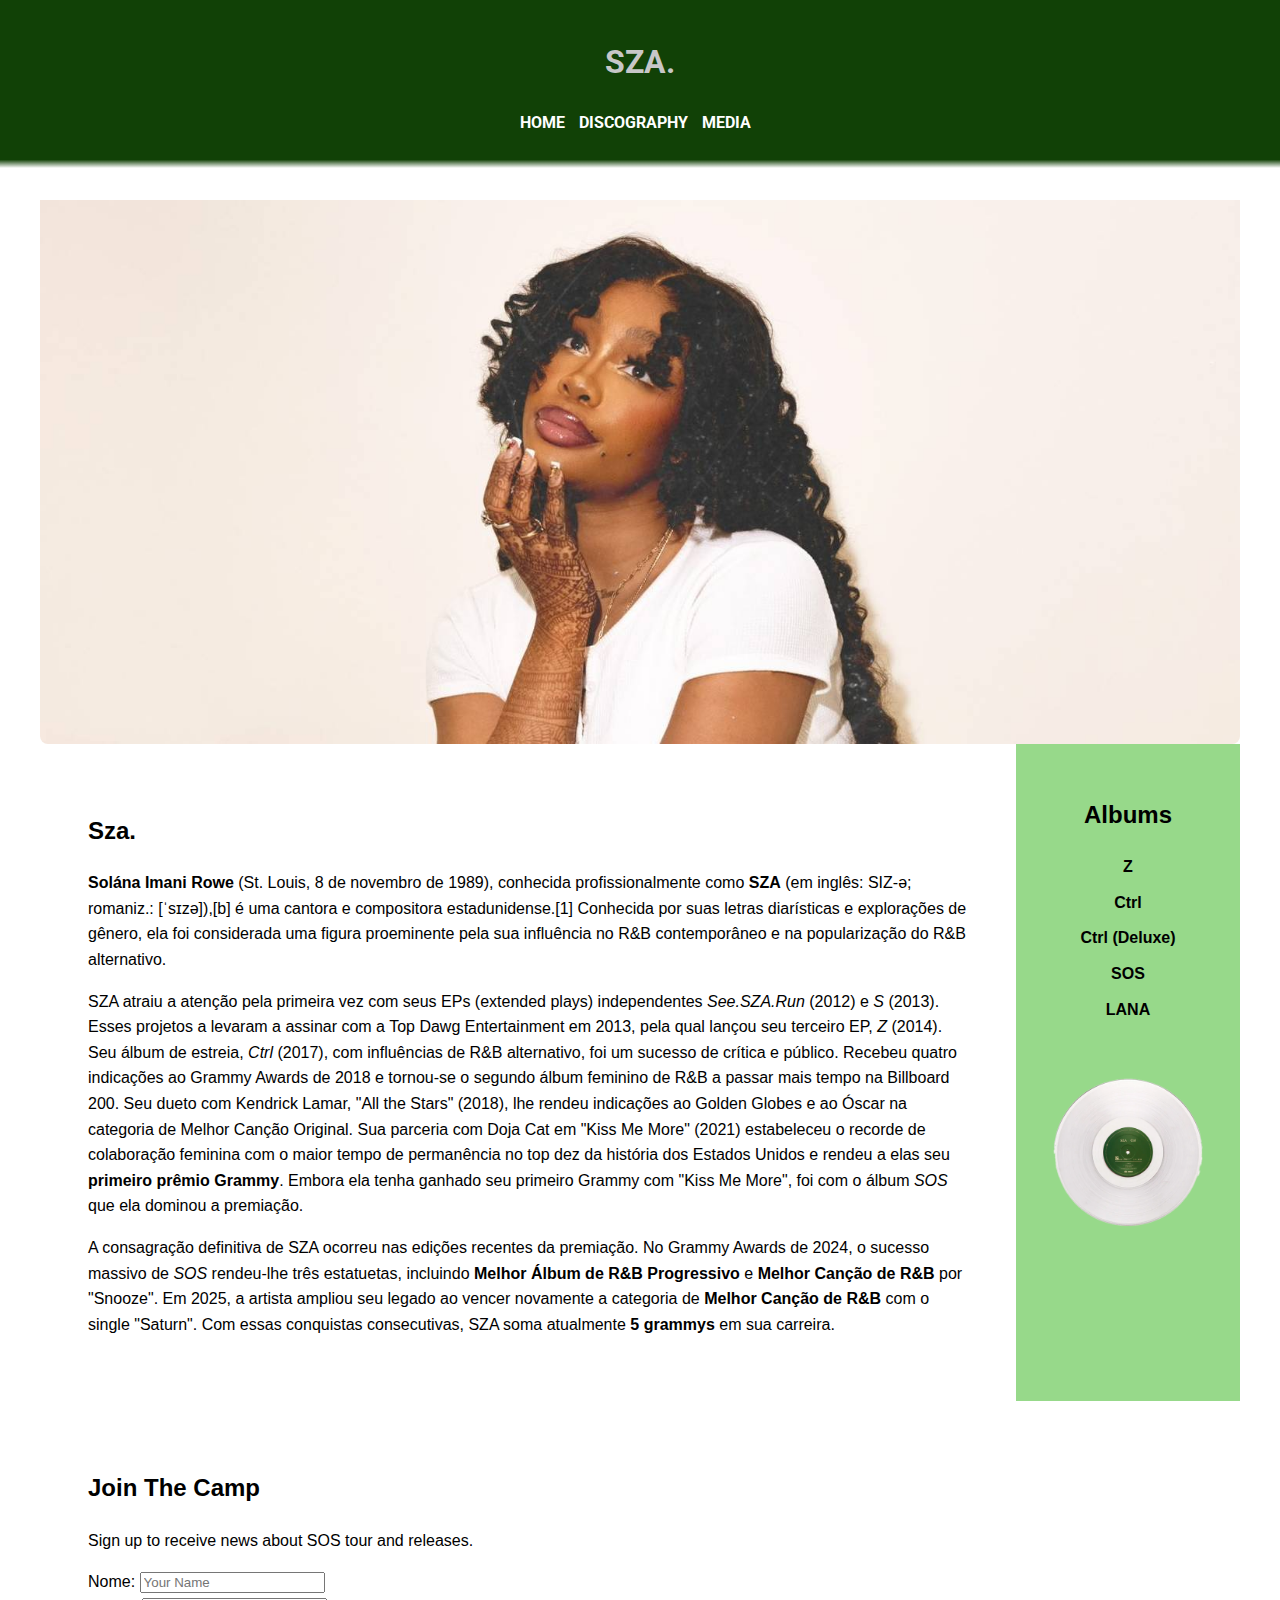
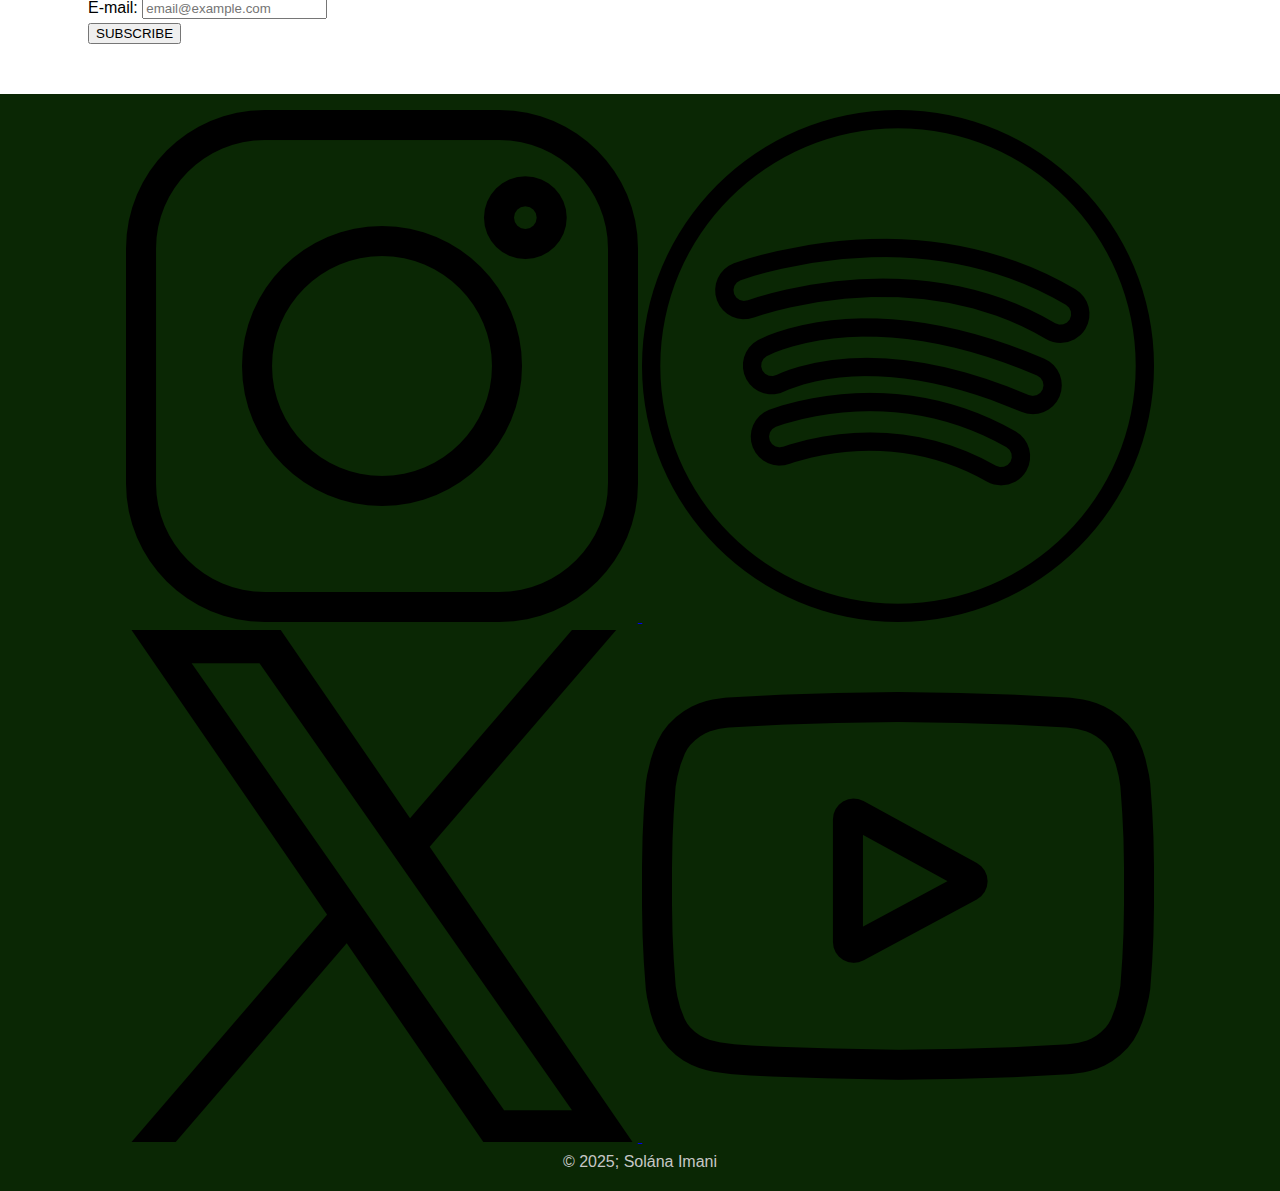
<file: index.html>
<!DOCTYPE html>
<html lang="portuguese">
<head>
		<meta charset='UTF-8'>
    <meta name="viewport" content="width=device-width, initial-scale=1.0">
    <title>SZA  </title>

    <link rel="preconnect" href="https://fonts.googleapis.com">
    <link rel="preconnect" href="https://fonts.gstatic.com" crossorigin>
    <link href="https://fonts.googleapis.com/css2?family=Roboto:ital,wght@0,100..900;1,100..900&display=swap" rel="stylesheet">

    <link rel='stylesheet' href='style.css'>
    <link rel="shortcut icon" href="ctrl.jpg" type="image/x-icon">    
    <link rel="stylesheet" href="https://cdnjs.cloudflare.com/ajax/libs/font-awesome/6.4.2/css/all.min.css">
</head>
<body>
	<header>
		<h1>SZA.</h1>
		<nav>
			<ul>
				<li><a href='index.html'>HOME</a></li>
				<li><a href='musicas.html'>DISCOGRAPHY</a></li>
                <li><a href='midias.html'>MEDIA</a></li>
			</ul>
		</nav>

	</header>
    
    
    <main>  

       <div>
        <img class="img" src="szagrammy-1.jpg">
        </div>

        <section>  
                 <div>
                 
                <h2>Sza.</h2>
                



                <p>
    <b>Solána Imani Rowe</b> (St. Louis, 8 de novembro de 1989), conhecida profissionalmente como <b>SZA</b> (em inglês: SIZ-ə; romaniz.: [ˈsɪzə]),[b] é uma cantora e compositora estadunidense.[1] Conhecida por suas letras diarísticas e explorações de gênero, ela foi considerada uma figura proeminente pela sua influência no R&B contemporâneo e na popularização do R&B alternativo.
                </p>

                <p>
    SZA atraiu a atenção pela primeira vez com seus EPs (extended plays) independentes <i>See.SZA.Run</i> (2012) e <i>S</i> (2013). Esses projetos a levaram a assinar com a Top Dawg Entertainment em 2013, pela qual lançou seu terceiro EP, <i>Z</i> (2014). Seu álbum de estreia, <i>Ctrl</i> (2017), com influências de R&B alternativo, foi um sucesso de crítica e público. Recebeu quatro indicações ao Grammy Awards de 2018 e tornou-se o segundo álbum feminino de R&B a passar mais tempo na Billboard 200. Seu dueto com Kendrick Lamar, "All the Stars" (2018), lhe rendeu indicações ao Golden Globes e ao Óscar na categoria de Melhor Canção Original. Sua parceria com Doja Cat em "Kiss Me More" (2021) estabeleceu o recorde de colaboração feminina com o maior tempo de permanência no top dez da história dos Estados Unidos e rendeu a elas seu <b>primeiro prêmio Grammy</b>. Embora ela tenha ganhado seu primeiro Grammy com "Kiss Me More", foi com o álbum <i>SOS</i> que ela dominou a premiação.
                </p>

                <p>
    A consagração definitiva de SZA ocorreu nas edições recentes da premiação. No Grammy Awards de 2024, o sucesso massivo de <i>SOS</i> rendeu-lhe três estatuetas, incluindo <b>Melhor Álbum de R&B Progressivo</b> e <b>Melhor Canção de R&B</b> por "Snooze". Em 2025, a artista ampliou seu legado ao vencer novamente a categoria de <b>Melhor Canção de R&B</b> com o single "Saturn". Com essas conquistas consecutivas, SZA soma atualmente <b>5 grammys</b> em sua carreira.
                </p>
               
                 </div>
            </section>

           
    
      
            <aside>
                <h2>Albums</h2>
                <ul>
                    <li><a href='https://open.spotify.com/intl-pt/album/2qCyMMQ785sPH4Yx25GQZ8?si=Oj443exRSuem_C1NDVKyrw' target="_blank">Z</a></li>
                    <li><a href='https://open.spotify.com/intl-pt/album/76290XdXVF9rPzGdNRWdCh?si=6ZWYpJofQGi82c_gGijTMA' target="_blank">Ctrl</a></li>
                    <li><a href='https://open.spotify.com/intl-pt/album/6FKP2O0oOvZlDkF0gyTjiJ?si=v1jRhMs7TRCgPUNgWV1ioQ' target="_blank">Ctrl (Deluxe)</a></li>
                    <li><a href='https://open.spotify.com/intl-pt/album/07w0rG5TETcyihsEIZR3qG?si=qN9tbgEFQn6wUSQZLZ0pUQ'target="_blank">SOS</a></li>
                    <li><a href='https://open.spotify.com/intl-pt/album/1Q5WON8dw2JFLP5JVQXu1e?si=-sA1L1NDSAqsS51lZspb6A'target="_blank">LANA</a></li>
                </ul>

                <img id="vinil" src="vinyl.png">
            </aside>
       
     <section class="newsletter">
    <div class="form-container">
        <h2>Join The Camp </h2>
        <p>Sign up to receive news about SOS tour and releases.</p>
        
        <form action="#" method="post">
            <div class="input-group">
                <label for="nome">Nome:</label>
                <input type="text" id="nome" name="nome" placeholder="Your Name" required>
            </div>

            <div class="input-group">
                <label for="email">E-mail:</label>
                <input type="email" id="email" name="email" placeholder="email@example.com" required>
            </div>
            <button type="submit">SUBSCRIBE</button>
        </form>
    </div>
</section>
       
       
       
        </main>

<footer>
    <div class="social-icons">
        
        <a href="https://www.instagram.com/sza/" target="_blank">
            <img src="insta.png">
        </a>

        <a href="https://open.spotify.com/intl-pt/artist/7tYKF4w9nC0nq9CsPZTHyP?si=gVSncUemSSqjw8TYzrWomQ" target="_blank">
            <img src="spotify.png">
        </a>

        <a href="https://twitter.com/sza" target="_blank">
            <img src="twitter.png">
        </a>

        <a href="https://www.youtube.com/@sza" target="_blank">
            <img src="youtube.png">
        </a>
    </div>

    <p>© 2025; Solána Imani</p>
</footer>

</body>
</html>
</file>
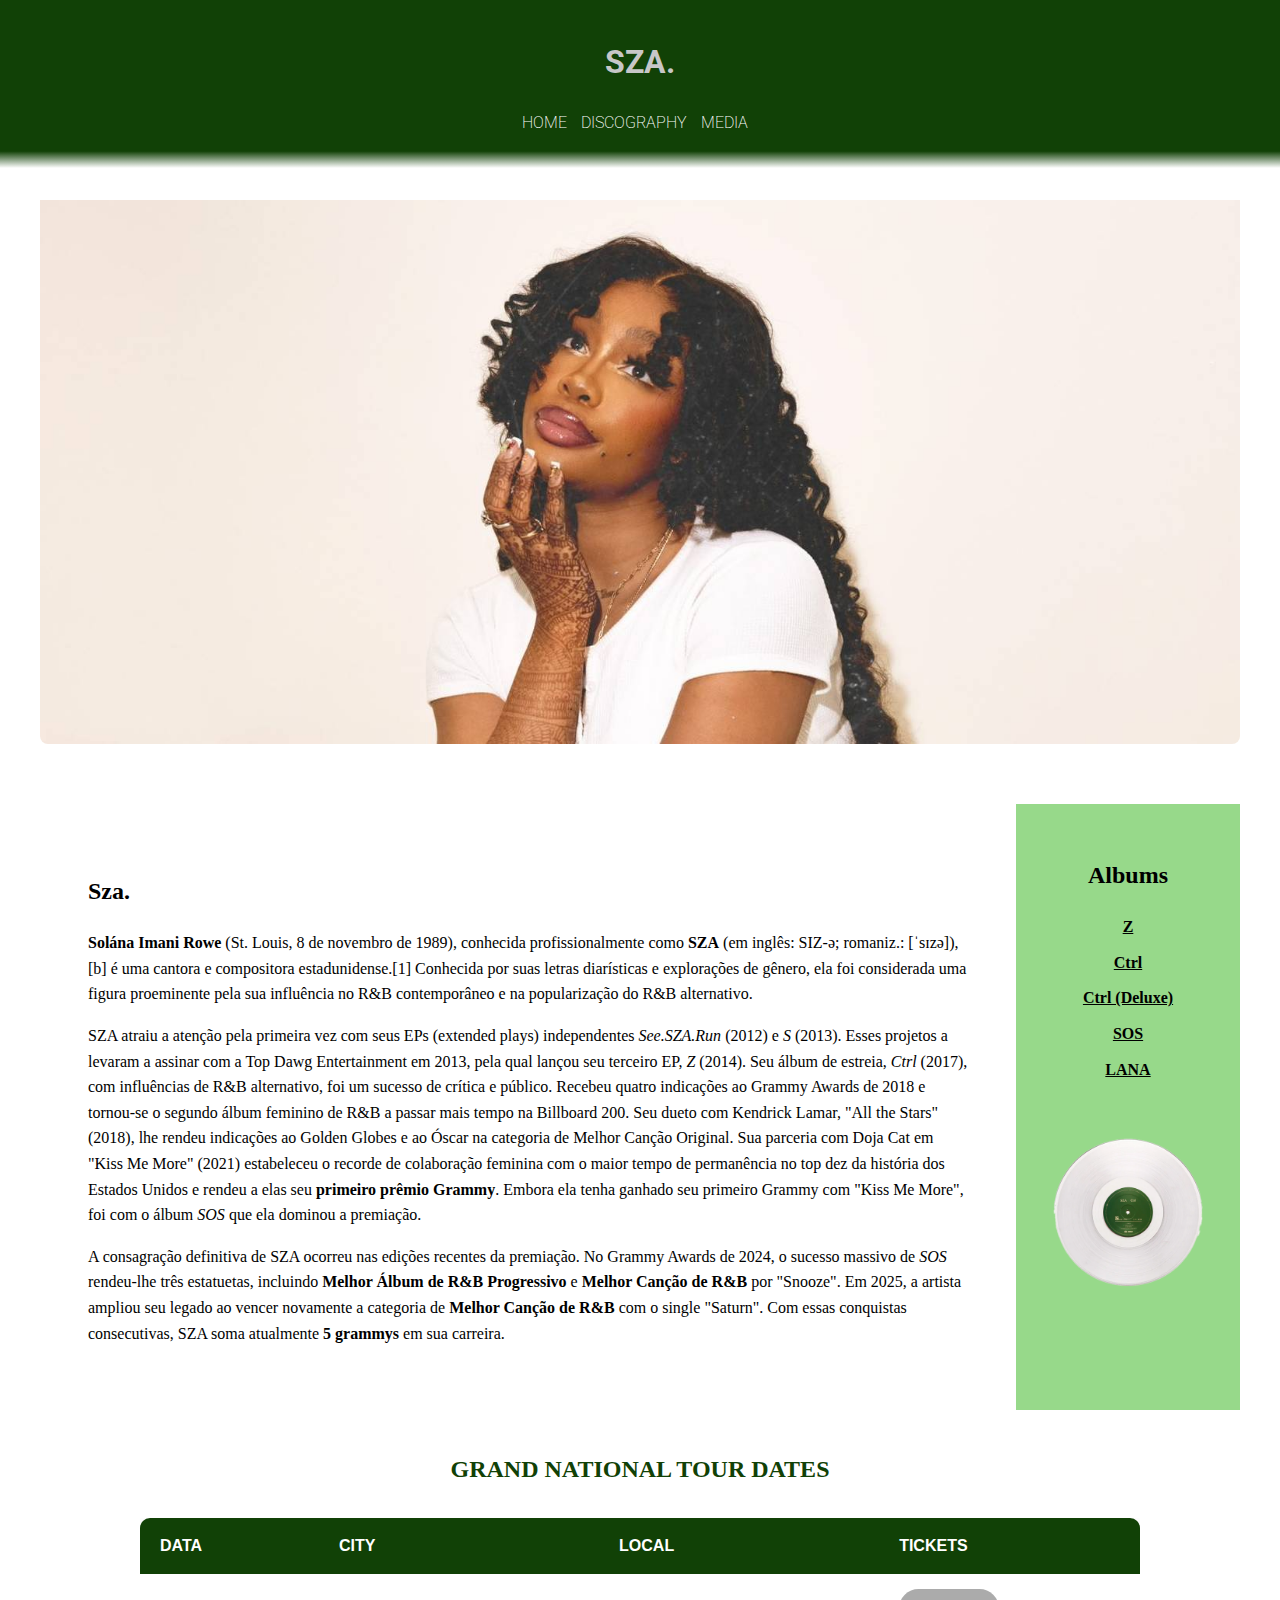
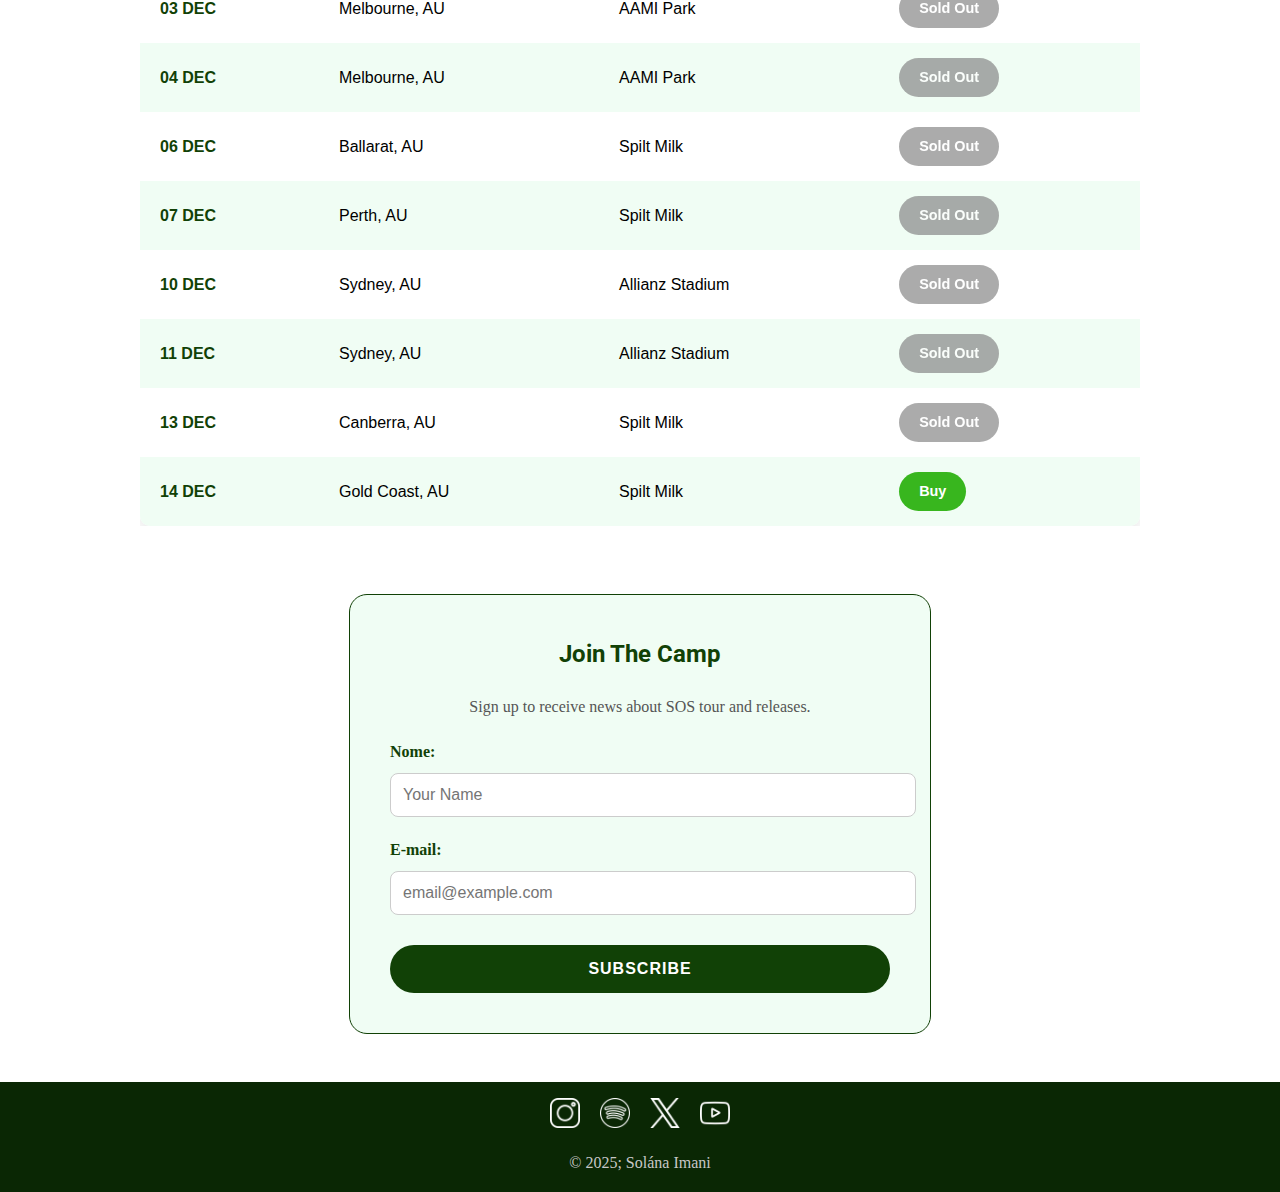
<file: html/index.html>
<!DOCTYPE html>
<html lang="pt-br">

<head>
    <meta charset='UTF-8'>
    <meta name="viewport" content="width=device-width, initial-scale=1.0">
    <title>SZA</title>
    <link rel="preconnect" href="https://fonts.googleapis.com">
    <link rel="preconnect" href="https://fonts.gstatic.com" crossorigin>
    <link href="https://fonts.googleapis.com/css2?family=Roboto:ital,wght@0,100..900;1,100..900&display=swap"
        rel="stylesheet">
    <link rel='stylesheet' href='../css/style.css'>
    <link rel="shortcut icon" href="../imagens/ctrl.jpg" type="image/x-icon">
</head>



<body>
    <header>
        <h1>SZA.</h1>
        <nav>
            <ul>
                <li><a href='index.html'>HOME</a></li>
                <li><a href='musicas.html'>DISCOGRAPHY</a></li>
                <li><a href='midias.html'>MEDIA</a></li>
            </ul>
        </nav>

    </header>
    <main>

        <div>
            <img class="img" src="../imagens/szagrammy-1.jpg">
        </div>

        <section>
            <div>

                <h2>Sza.</h2>

                <p><b>Solána Imani Rowe</b> (St. Louis, 8 de novembro de 1989), conhecida profissionalmente como
                    <b>SZA</b> (em inglês: SIZ-ə; romaniz.: [ˈsɪzə]),[b] é uma cantora e compositora estadunidense.[1]
                    Conhecida por suas letras diarísticas e explorações de gênero, ela foi considerada uma figura
                    proeminente pela sua influência no R&B contemporâneo e na popularização do R&B alternativo.
                </p>

                <p>SZA atraiu a atenção pela primeira vez com seus EPs (extended plays) independentes <i>See.SZA.Run</i>
                    (2012) e <i>S</i> (2013). Esses projetos a levaram a assinar com a Top Dawg Entertainment em 2013,
                    pela qual lançou seu terceiro EP, <i>Z</i> (2014). Seu álbum de estreia, <i>Ctrl</i> (2017), com
                    influências de R&B alternativo, foi um sucesso de crítica e público. Recebeu quatro indicações ao
                    Grammy Awards de 2018 e tornou-se o segundo álbum feminino de R&B a passar mais tempo na Billboard
                    200. Seu dueto com Kendrick Lamar, "All the Stars" (2018), lhe rendeu indicações ao Golden Globes e
                    ao Óscar na categoria de Melhor Canção Original. Sua parceria com Doja Cat em "Kiss Me More" (2021)
                    estabeleceu o recorde de colaboração feminina com o maior tempo de permanência no top dez da
                    história dos Estados Unidos e rendeu a elas seu <b>primeiro prêmio Grammy</b>. Embora ela tenha
                    ganhado seu primeiro Grammy com "Kiss Me More", foi com o álbum <i>SOS</i> que ela dominou a
                    premiação.</p>

                <p>A consagração definitiva de SZA ocorreu nas edições recentes da premiação. No Grammy Awards de 2024,
                    o sucesso massivo de <i>SOS</i> rendeu-lhe três estatuetas, incluindo <b>Melhor Álbum de R&B
                        Progressivo</b> e <b>Melhor Canção de R&B</b> por "Snooze". Em 2025, a artista ampliou seu
                    legado ao vencer novamente a categoria de <b>Melhor Canção de R&B</b> com o single "Saturn". Com
                    essas conquistas consecutivas, SZA soma atualmente <b>5 grammys</b> em sua carreira.</p>

            </div>
        </section>
        <aside>
            <h2>Albums</h2>
            <ul>
                <li><a href='https://open.spotify.com/intl-pt/album/2qCyMMQ785sPH4Yx25GQZ8?si=Oj443exRSuem_C1NDVKyrw'
                        target="_blank">Z</a></li>
                <li><a href='https://open.spotify.com/intl-pt/album/76290XdXVF9rPzGdNRWdCh?si=6ZWYpJofQGi82c_gGijTMA'
                        target="_blank">Ctrl</a></li>
                <li><a href='https://open.spotify.com/intl-pt/album/6FKP2O0oOvZlDkF0gyTjiJ?si=v1jRhMs7TRCgPUNgWV1ioQ'
                        target="_blank">Ctrl (Deluxe)</a></li>
                <li><a href='https://open.spotify.com/intl-pt/album/07w0rG5TETcyihsEIZR3qG?si=qN9tbgEFQn6wUSQZLZ0pUQ'
                        target="_blank">SOS</a></li>
                <li><a href='https://open.spotify.com/intl-pt/album/1Q5WON8dw2JFLP5JVQXu1e?si=-sA1L1NDSAqsS51lZspb6A'
                        target="_blank">LANA</a></li>
            </ul>

            <img id="vinil" src="../imagens/vinyl.png">
        </aside>
        <section id="tour-dates">
            <h2 style="text-align: center; color: #114106; margin-bottom: 30px;">GRAND NATIONAL TOUR DATES</h2>

            <div class="table-wrapper">
                <table class="tour-table">
                    <thead>
                        <tr>
                            <th>DATA</th>
                            <th>CITY</th>
                            <th>LOCAL</th>
                            <th>TICKETS</th>
                        </tr>
                    </thead>
                    <tbody>
                        <tr>
                            <td class="date">03 DEC</td>
                            <td>Melbourne, AU</td>
                            <td>AAMI Park</td>
                            <td><a href="javascript:void(0)" class="btn-ticket sold-out">Sold Out</a></td>
                        </tr>
                        <tr>
                            <td class="date">04 DEC</td>
                            <td>Melbourne, AU</td>
                            <td>AAMI Park</td>
                            <td><a href="javascript:void(0)" class="btn-ticket sold-out">Sold Out</a></td>
                        </tr>
                        <tr>
                            <td class="date">06 DEC</td>
                            <td>Ballarat, AU</td>
                            <td>Spilt Milk</td>
                            <td><a href="javascript:void(0)" class="btn-ticket sold-out">Sold Out</a></td>
                        </tr>
                        <tr>
                            <td class="date">07 DEC</td>
                            <td>Perth, AU</td>
                            <td>Spilt Milk</td>
                            <td><a href="javascript:void(0)" class="btn-ticket sold-out">Sold Out</a></td>
                        </tr>
                        <tr>
                            <td class="date">10 DEC</td>
                            <td>Sydney, AU</td>
                            <td>Allianz Stadium</td>
                            <td><a href="javascript:void(0)" class="btn-ticket sold-out">Sold Out</a></td>
                        </tr>
                        <tr>
                            <td class="date">11 DEC</td>
                            <td>Sydney, AU</td>
                            <td>Allianz Stadium</td>
                            <td><a href="javascript:void(0)" class="btn-ticket sold-out">Sold Out</a></td>
                        </tr>
                        <tr>
                            <td class="date">13 DEC</td>
                            <td>Canberra, AU</td>
                            <td>Spilt Milk</td>
                            <td><a href="javascript:void(0)" class="btn-ticket sold-out">Sold Out</a></td>
                        </tr>
                        <tr>
                            <td class="date">14 DEC</td>
                            <td>Gold Coast, AU</td>
                            <td>Spilt Milk</td>
                            <td><a href="javascript:void(0)" class="btn-ticket">Buy</a></td>
                        </tr>
                    </tbody>
                </table>
            </div>
        </section>
        <section class="newsletter">
            <div class="form-container">
                <h2>Join The Camp </h2>
                <p>Sign up to receive news about SOS tour and releases.</p>

                <form action="#" method="post">
                    <div class="input-group">
                        <label for="nome">Nome:</label>
                        <input type="text" id="nome" name="nome" placeholder="Your Name" required>
                    </div>

                    <div class="input-group">
                        <label for="email">E-mail:</label>
                        <input type="email" id="email" name="email" placeholder="email@example.com" required>
                    </div>
                    <button type="submit">SUBSCRIBE</button>
                </form>
            </div>
        </section>
    </main>
    <footer>
        <div class="social-icons">

            <a href="../imagens/https://www.instagram.com/sza/" target="_blank">
                <img src="../imagens/insta.png">
            </a>

            <a href="../imagens/https://open.spotify.com/intl-pt/artist/7tYKF4w9nC0nq9CsPZTHyP?si=gVSncUemSSqjw8TYzrWomQ"
                target="_blank">
                <img src="../imagens/spotify.png">
            </a>

            <a href="../imagens/https://twitter.com/sza" target="_blank">
                <img src="../imagens/twitter.png">
            </a>

            <a href="../imagens/https://www.youtube.com/@sza" target="_blank">
                <img src="../imagens/youtube.png">
            </a>
        </div>

        <p>© 2025; Solána Imani</p>
    </footer>

</body>

</html>
</file>
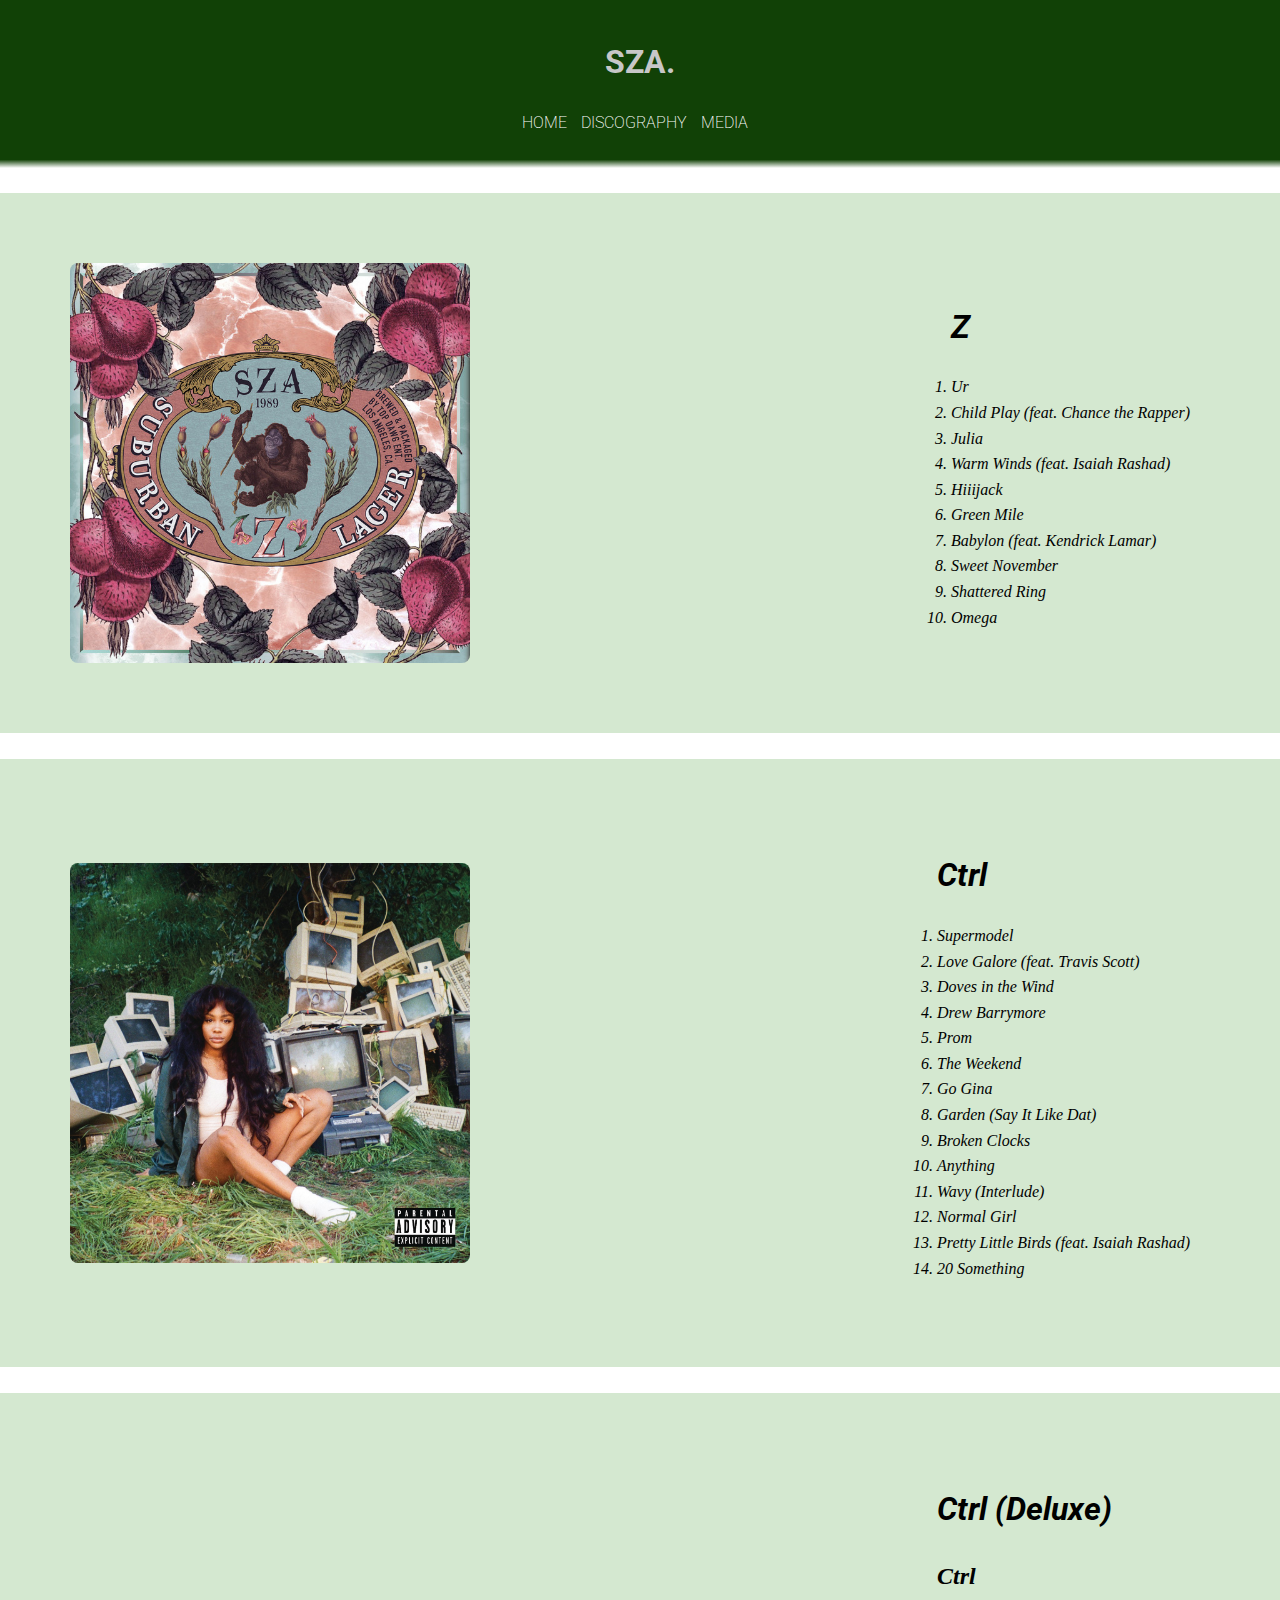
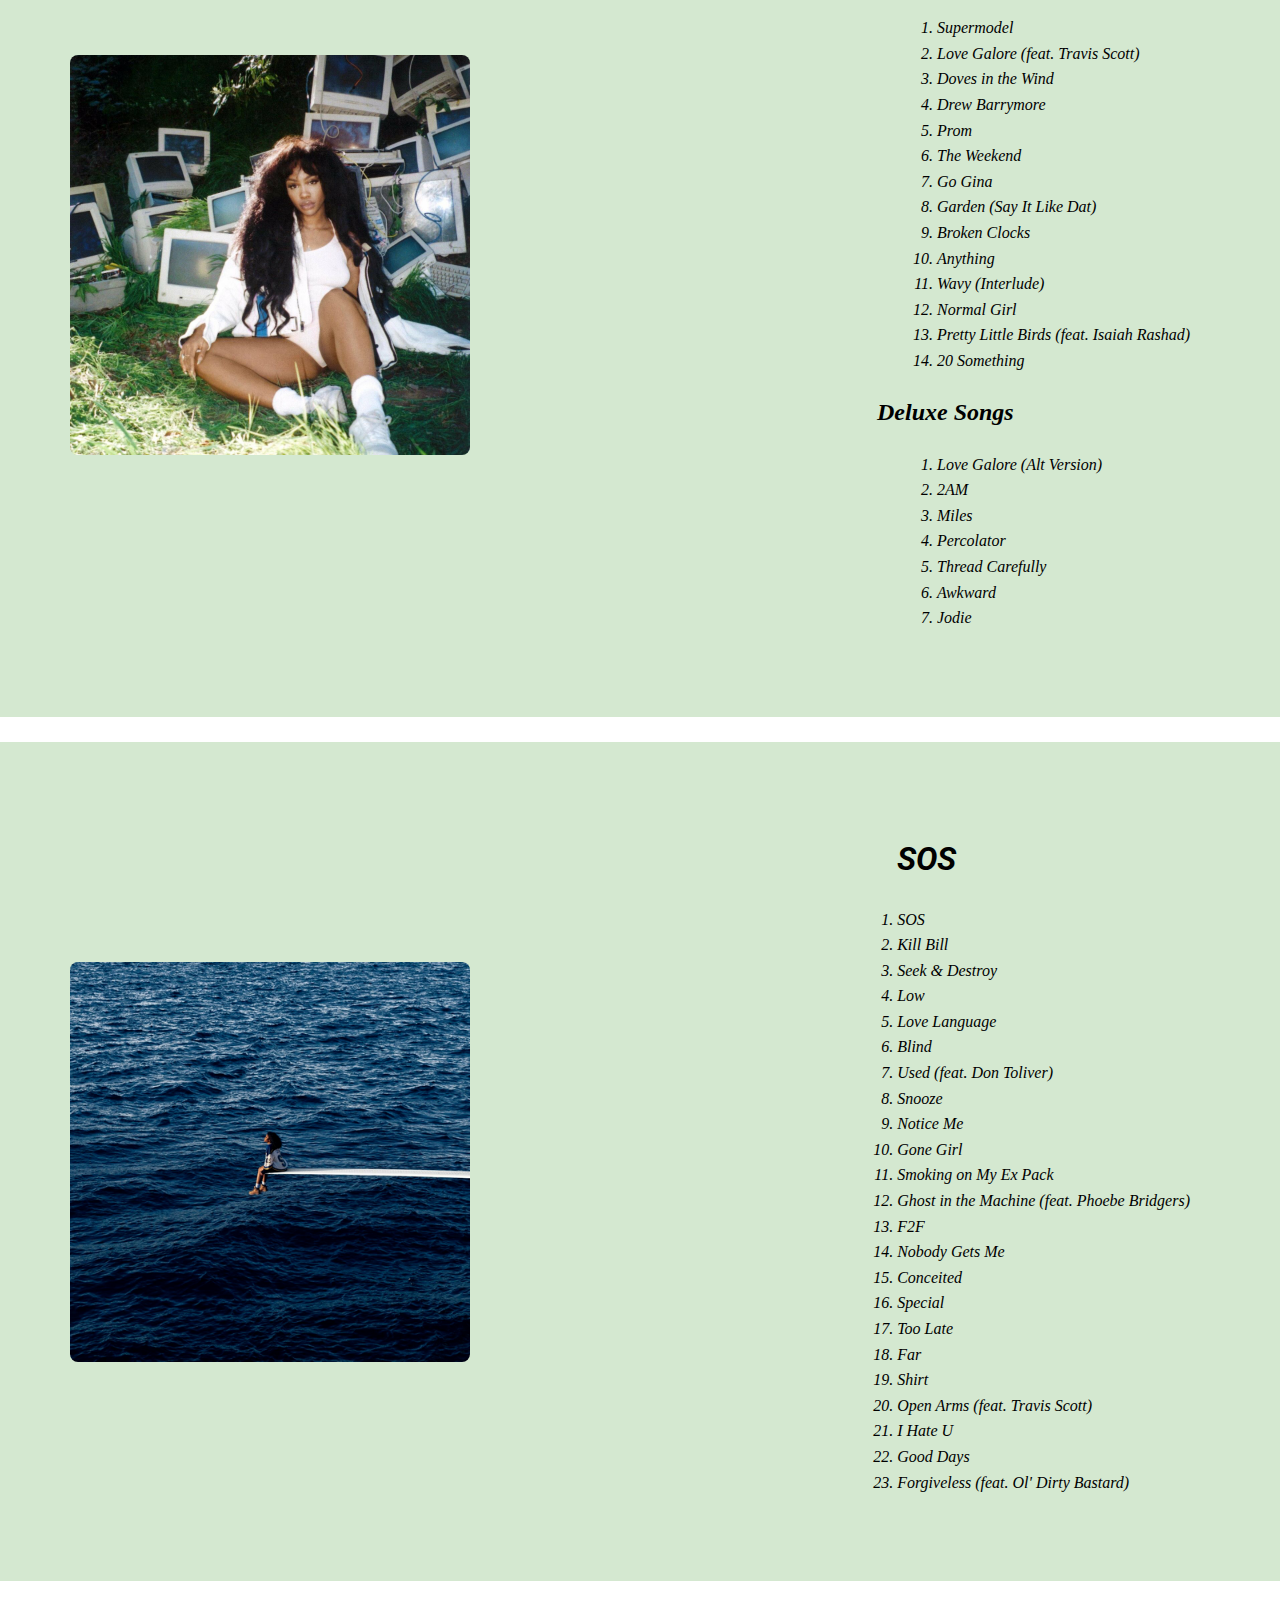
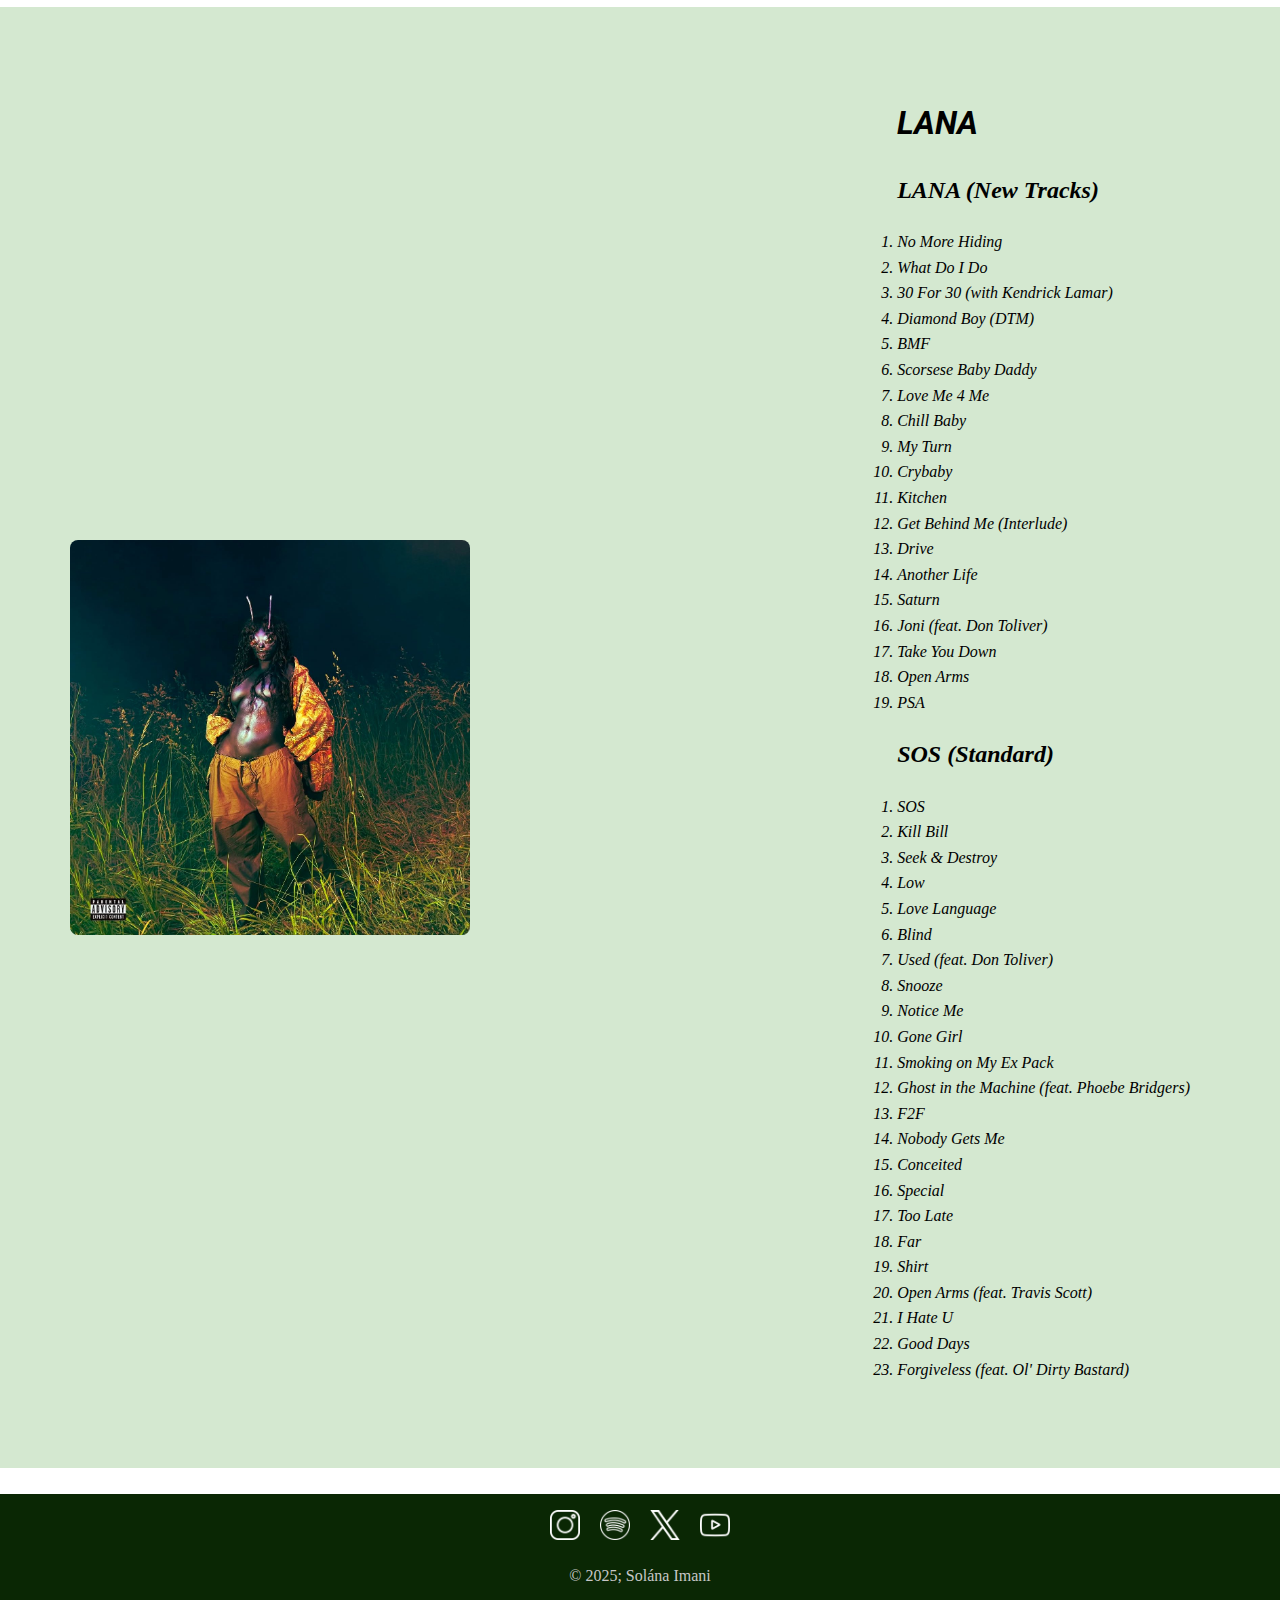
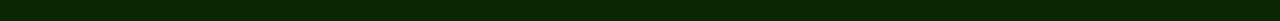
<file: musicas.html>
<!DOCTYPE html>
<html lang="portuguese">
<head>
        <meta charset="UTF-8">
        <meta name="viewport" content="width=device-width, initial-scale=1.0">
        <title>SZA - DISCOGRAPHY</title>
        

        <link rel="preconnect" href="https://fonts.googleapis.com">
        <link rel="preconnect" href="https://fonts.gstatic.com" crossorigin>
        <link href="https://fonts.googleapis.com/css2?family=Roboto:ital,wght@0,100..900;1,100..900&display=swap" rel="stylesheet">
        <link rel="shortcut icon" href="ctrl.jpg" type="image/x-icon">  

        <link rel="stylesheet" href="musicas.css">
</head>
<body>
    <header>
		<h1>SZA.</h1>
		<nav>
			<ul>
				<li><a href='index.html'>HOME</a></li>
				<li><a href='musicas.html'>DISCOGRAPHY</a></li>
                <li><a href='midias.html'>MEDIA</a></li>
			</ul>
		</nav>

	</header>

<main>
    <br>

        <article id="Z">
        <img id="pic" src="Z.jpeg" >
    <div class="tracklist">
        <ul>
            <h1>Z</h1>
        <li>Ur</li> 
        <li>Child Play (feat. Chance the Rapper)</li>
        <li>Julia</li>
        <li>Warm Winds (feat. Isaiah Rashad)</li>
        <li>Hiiijack</li>
        <li>Green Mile</li>
        <li>Babylon (feat. Kendrick Lamar)</li>
        <li>Sweet November</li>
        <li>Shattered Ring</li>
        <li>Omega</li>
    </ul></div>
    </article>
    
    <br>

    <article>
        <img id="pic" src="ctrl.jpg" >
        <div class="tracklist">
        <ul>
        <h1>Ctrl</h1>
        <li>Supermodel</li> 
        <li>Love Galore (feat. Travis Scott)</li>
        <li>Doves in the Wind</li>
        <li>Drew Barrymore</li>
        <li>Prom</li>
        <li>The Weekend</li>
        <li>Go Gina</li>
        <li>Garden (Say It Like Dat)</li>
        <li>Broken Clocks</li>
        <li>Anything</li>
        <li>Wavy (Interlude)</li>
        <li>Normal Girl</li>
        <li>Pretty Little Birds (feat. Isaiah Rashad)</li>
        <li>20 Something</li>
    </ul></div>
    </article>

    <br>

    <article>
        <img id="pic" src="ctrl deluxe.jpg" >
        <div class="tracklist">
        <ul>
        <h1>Ctrl (Deluxe)</h1>
        <h2>Ctrl</h2>
        <li>Supermodel</li> 
        <li>Love Galore (feat. Travis Scott)</li>
        <li>Doves in the Wind</li>
        <li>Drew Barrymore</li>
        <li>Prom</li>
        <li>The Weekend</li>
        <li>Go Gina</li>
        <li>Garden (Say It Like Dat)</li>
        <li>Broken Clocks</li>
        <li>Anything</li>
        <li>Wavy (Interlude)</li>
        <li>Normal Girl</li>
        <li>Pretty Little Birds (feat. Isaiah Rashad)</li>
        <li>20 Something</li>
        </ul>
        <h2>Deluxe Songs</h2>
        <ul>
            <li>Love Galore (Alt Version)</li>
            <li>2AM</li>
            <li>Miles</li>
            <li>Percolator</li>
            <li>Thread Carefully</li>
            <li>Awkward</li>
            <li>Jodie</li>
        </ul>
    </div>
    </article>

    <br>

    <article id="sos">
        <img id="pic" src="SOS.png" >
    
    <div class="tracklist">   <ul>
        <h1>SOS</h1>
    <li>SOS</li>
        <li>Kill Bill</li>
        <li>Seek & Destroy</li>
        <li>Low</li>
        <li>Love Language</li>
        <li>Blind</li>
        <li>Used (feat. Don Toliver)</li>
        <li>Snooze</li>
        <li>Notice Me</li>
        <li>Gone Girl</li>
        <li>Smoking on My Ex Pack</li>
        <li>Ghost in the Machine (feat. Phoebe Bridgers)</li>
        <li>F2F</li>
        <li>Nobody Gets Me</li>
        <li>Conceited</li>
        <li>Special</li>
        <li>Too Late</li>
        <li>Far</li>
        <li>Shirt</li>
        <li>Open Arms (feat. Travis Scott)</li>
        <li>I Hate U</li>
        <li>Good Days</li>
        <li>Forgiveless (feat. Ol' Dirty Bastard)</li>
    </ul></div>
    </article>

    <br>
    <article id="lana">
        <img id="pic" src="lana.jpeg" >


        <div class="tracklist">
    <ul>
        <h1>LANA</h1>

        <h2>LANA (New Tracks)</h2>
        <li>No More Hiding</li>
        <li>What Do I Do</li>
        <li>30 For 30 (with Kendrick Lamar)</li>
        <li>Diamond Boy (DTM)</li>
        <li>BMF</li>
        <li>Scorsese Baby Daddy</li>
        <li>Love Me 4 Me</li>
        <li>Chill Baby</li>
        <li>My Turn</li>
        <li>Crybaby</li>
        <li>Kitchen</li>
        <li>Get Behind Me (Interlude)</li>
        <li>Drive</li>
        <li>Another Life</li>
        <li>Saturn</li>
        <li>Joni (feat. Don Toliver)</li>
        <li>Take You Down</li>
        <li>Open Arms</li>
        <li>PSA</li>
        
    </ul>

    <ul>
        <h2>SOS (Standard)</h2>
        <li>SOS</li>
        <li>Kill Bill</li>
        <li>Seek & Destroy</li>
        <li>Low</li>
        <li>Love Language</li>
        <li>Blind</li>
        <li>Used (feat. Don Toliver)</li>
        <li>Snooze</li>
        <li>Notice Me</li>
        <li>Gone Girl</li>
        <li>Smoking on My Ex Pack</li>
        <li>Ghost in the Machine (feat. Phoebe Bridgers)</li>
        <li>F2F</li>
        <li>Nobody Gets Me</li>
        <li>Conceited</li>
        <li>Special</li>
        <li>Too Late</li>
        <li>Far</li>
        <li>Shirt</li>
        <li>Open Arms (feat. Travis Scott)</li>
        <li>I Hate U</li>
        <li>Good Days</li>
        <li>Forgiveless (feat. Ol' Dirty Bastard)</li>
    </ul></div>
    </article>

            <br>    


</main>
<footer>
    <div class="social-icons">
        
        <a href="https://www.instagram.com/sza/" target="_blank">
            <img src="insta.png">
        </a>

        <a href="https://open.spotify.com/intl-pt/artist/7tYKF4w9nC0nq9CsPZTHyP?si=gVSncUemSSqjw8TYzrWomQ" target="_blank">
            <img src="spotify.png">
        </a>

        <a href="https://twitter.com/sza" target="_blank">
            <img src="twitter.png">
        </a>

        <a href="https://www.youtube.com/@sza" target="_blank">
            <img src="youtube.png">
        </a>
    </div>

    <p>© 2025; Solána Imani</p>
</footer>
</body>
</html>
</file>
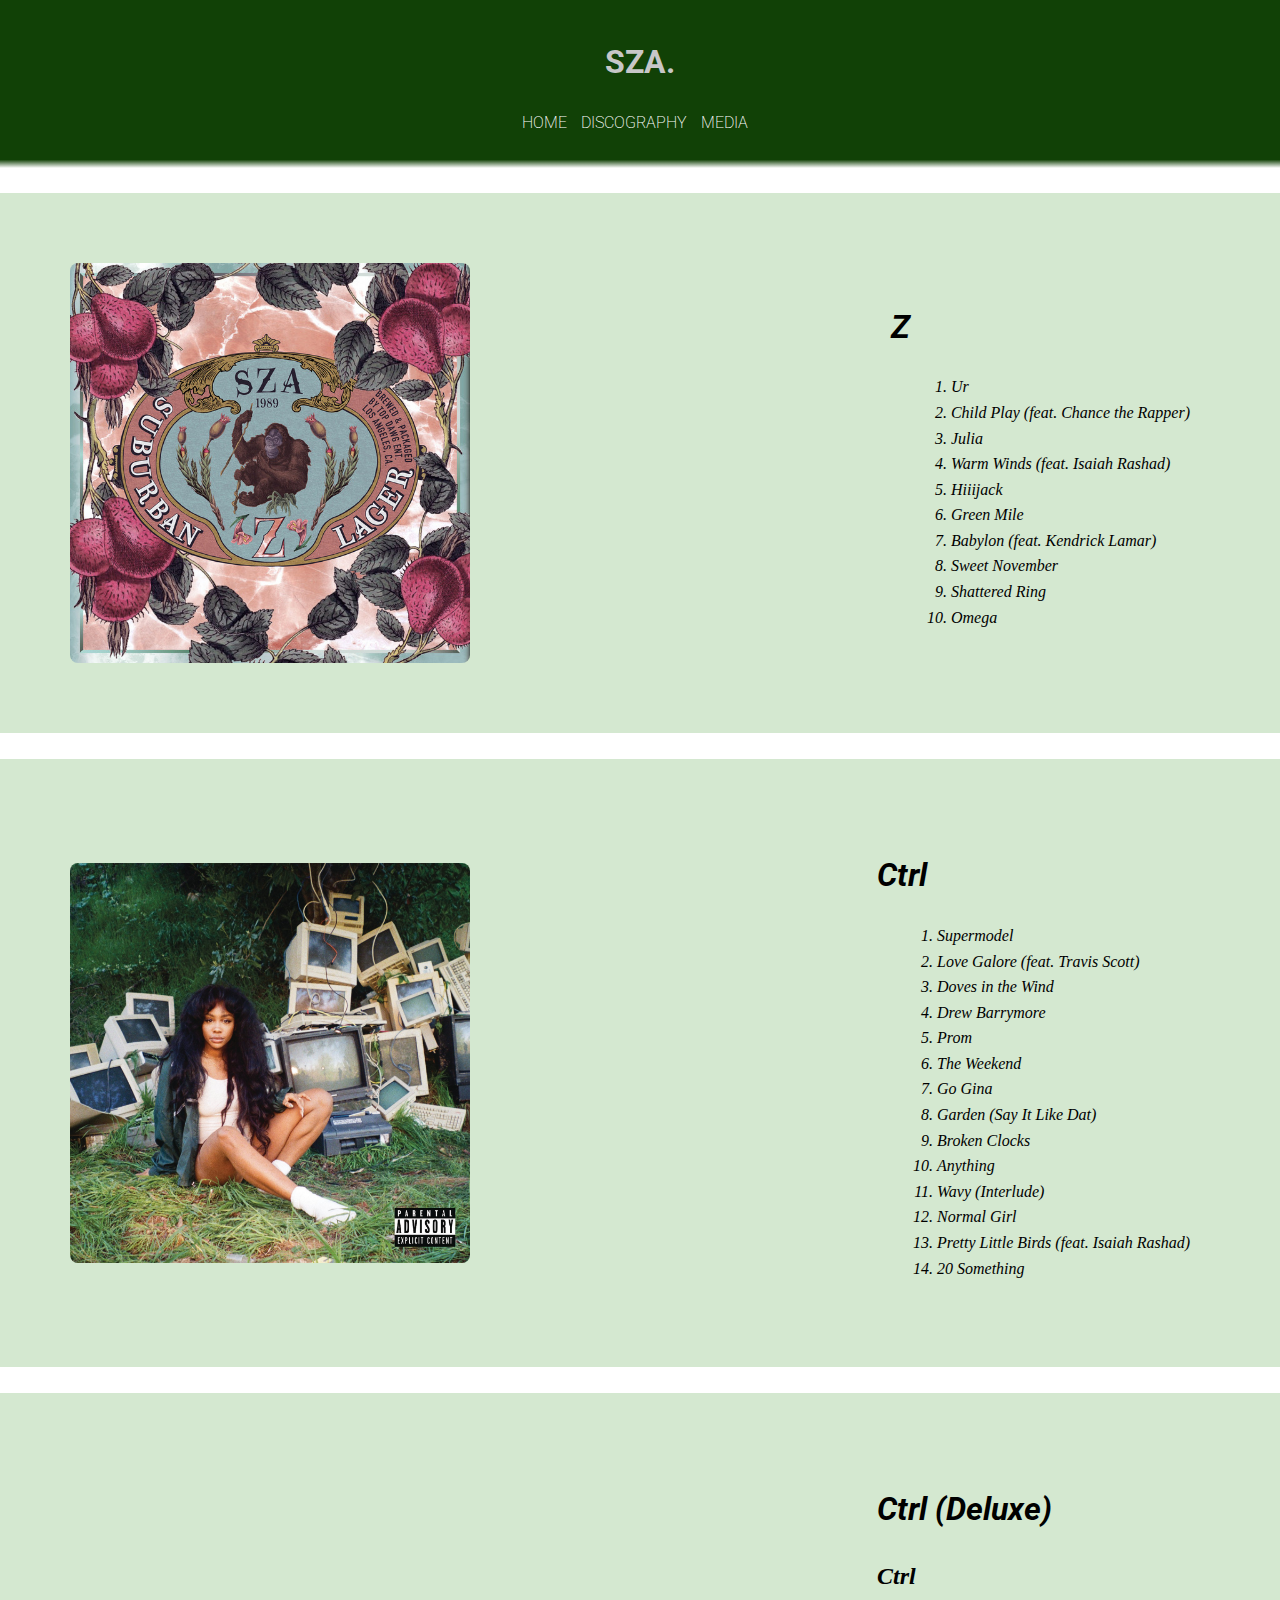
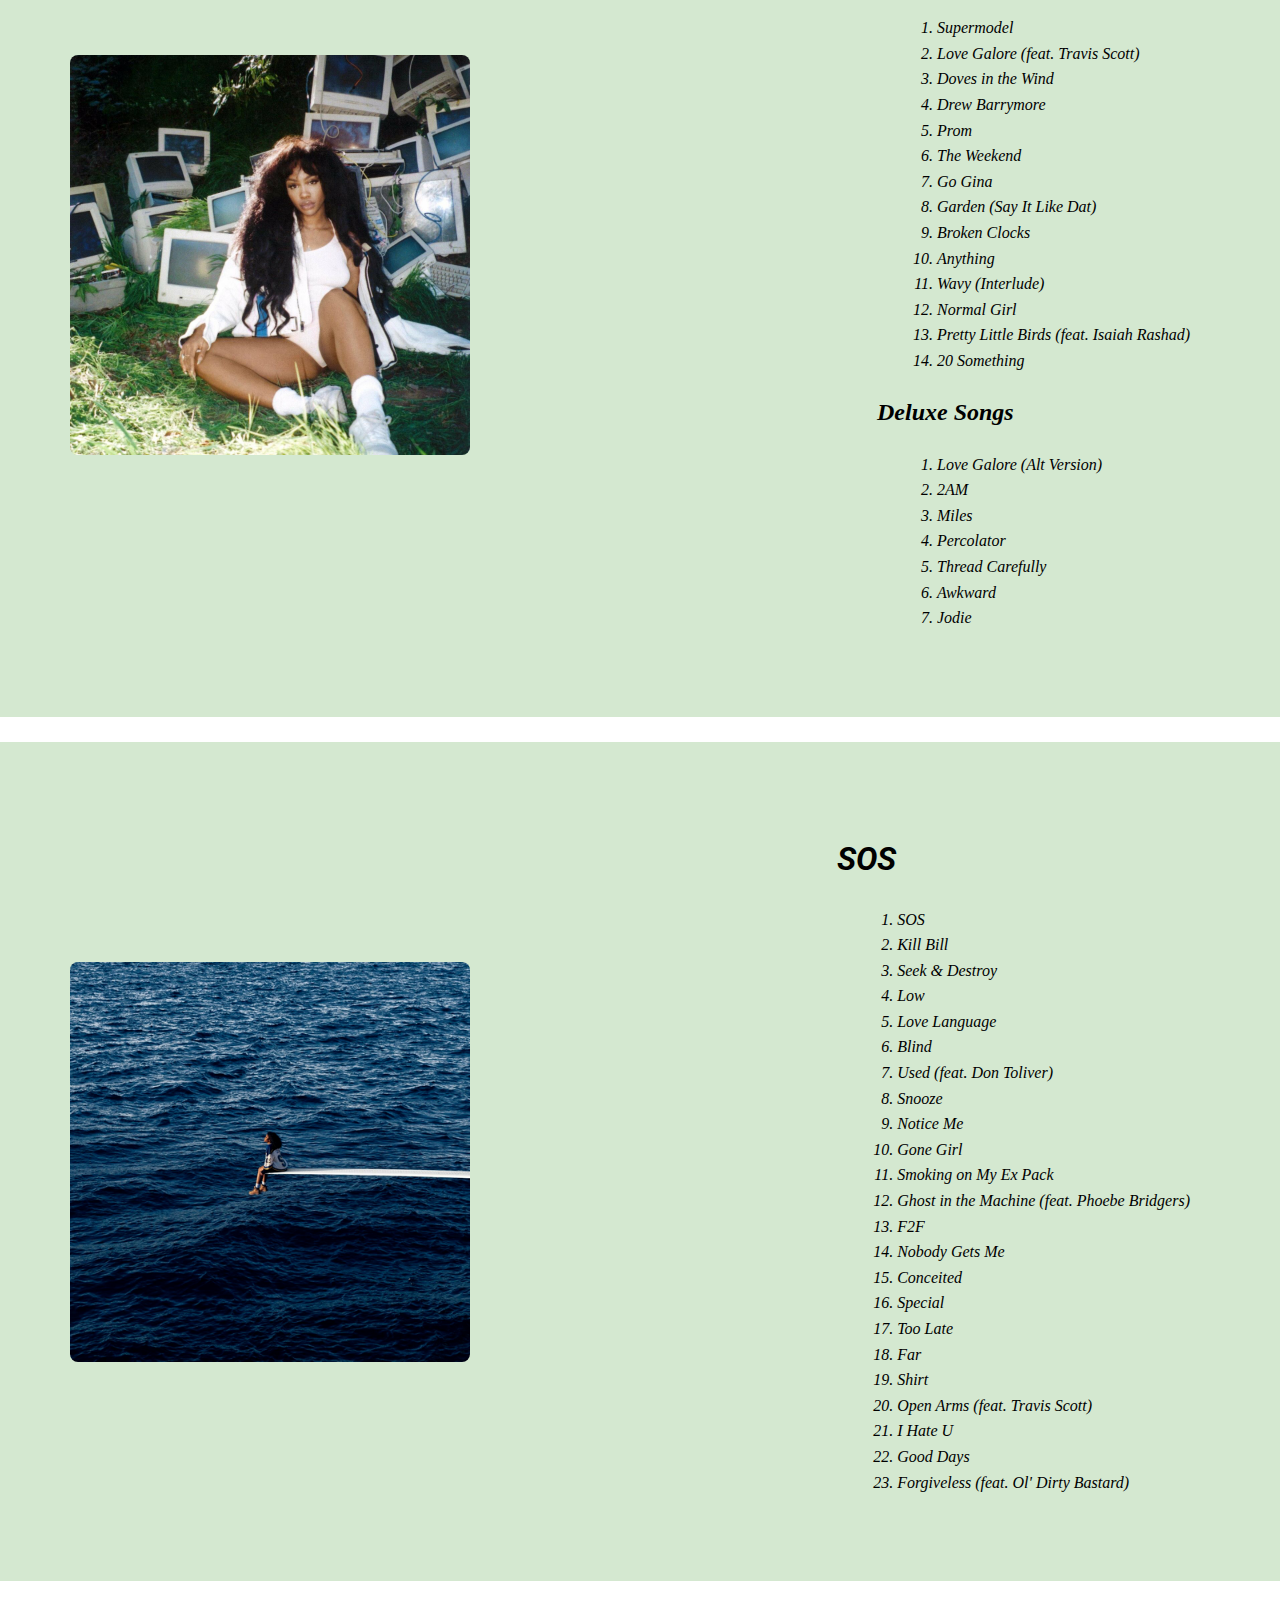
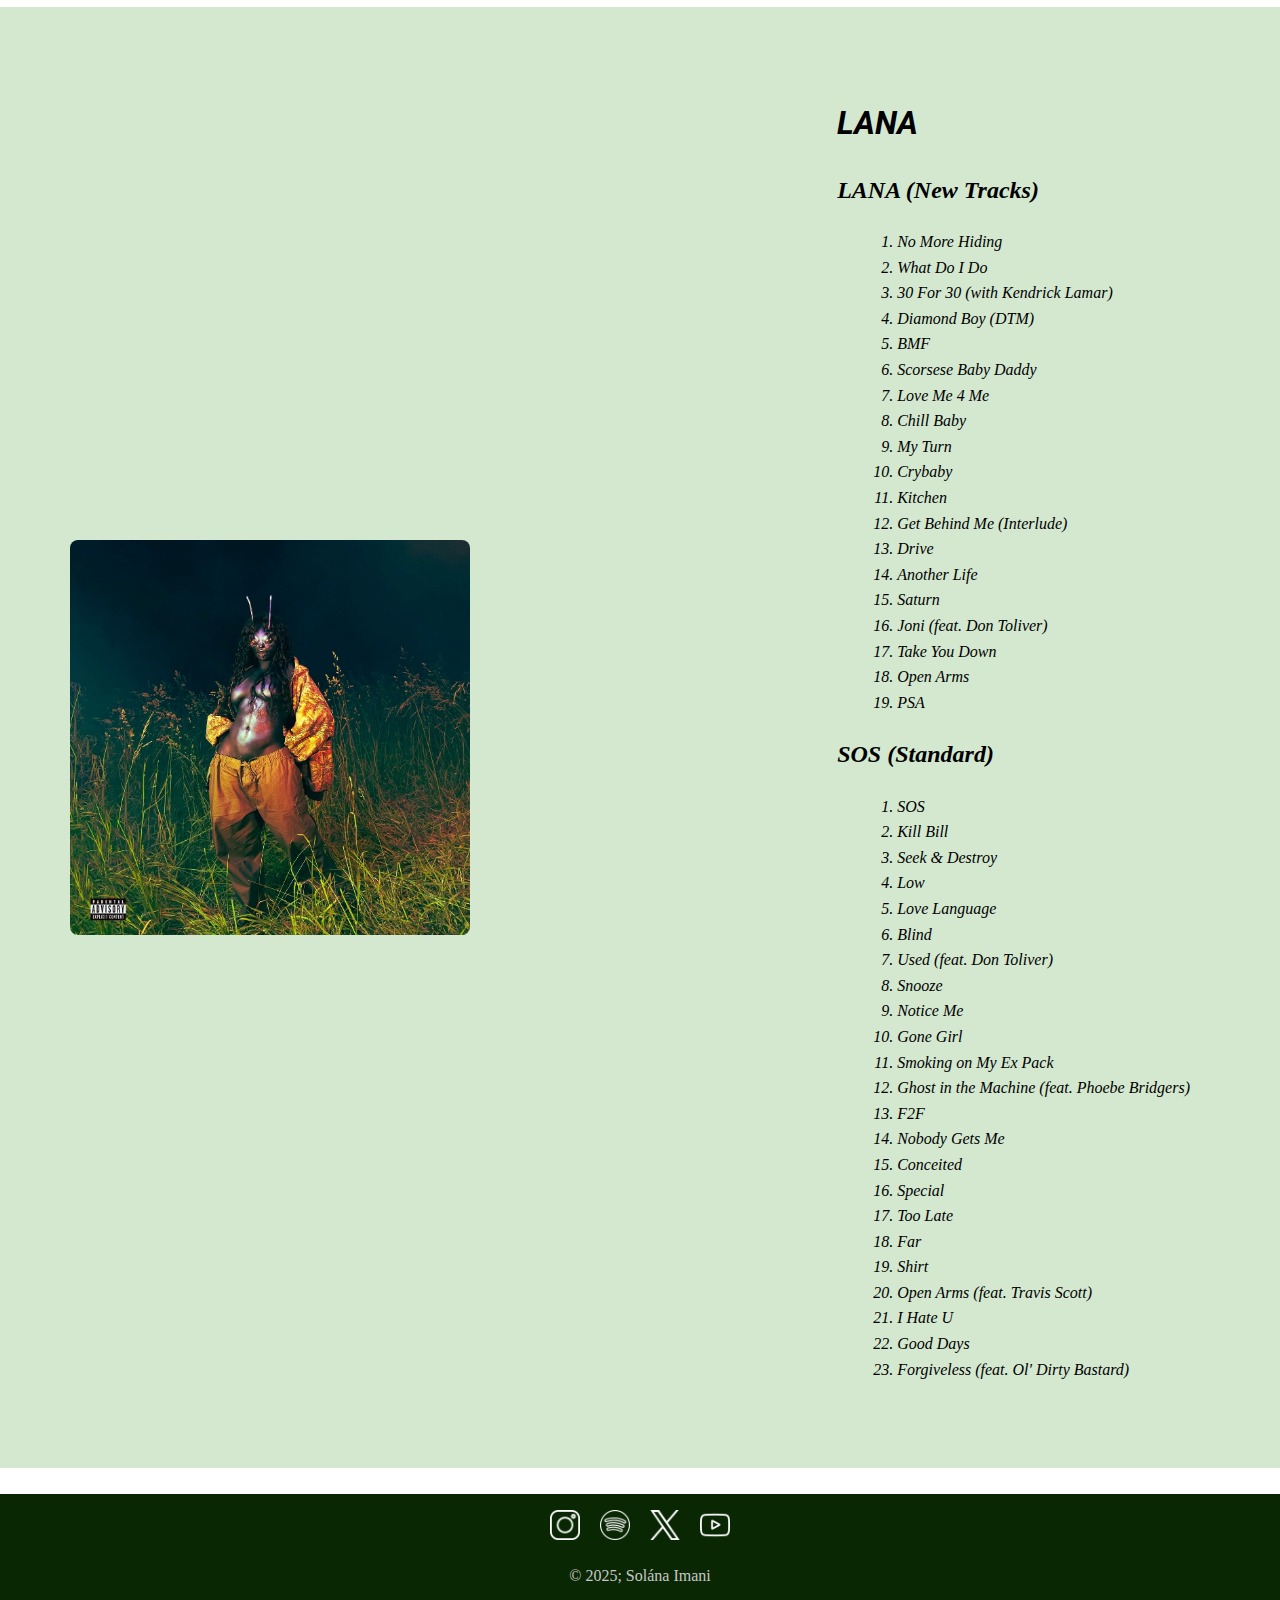
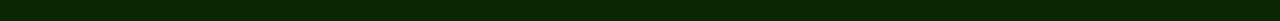
<file: html/musicas.html>
<!DOCTYPE html>
<html lang="pt-br">

<head>
    <meta charset="UTF-8">
    <meta name="viewport" content="width=device-width, initial-scale=1.0">
    <title>SZA - DISCOGRAPHY</title>

    <!-----------------------------------Biblioteca da fonte Roboto---------------------------------------->
    <link rel="preconnect" href="https://fonts.googleapis.com">
    <link rel="preconnect" href="https://fonts.gstatic.com" crossorigin>
    <link href="https://fonts.googleapis.com/css2?family=Roboto:ital,wght@0,100..900;1,100..900&display=swap"
        rel="stylesheet">

    <!-----------------------------------Icon---------------------------------------->
    <link rel="shortcut icon" href="../imagens/ctrl.jpg" type="image/x-icon">

    <!-----------------------------------Css---------------------------------------->
    <link rel="stylesheet" href="../css/musicas.css">
</head>



<body>
    <!-----------------------------------Header---------------------------------------->
    <header>
        <h1>SZA.</h1>
        <nav>
            <ul>
                <li><a href='index.html'>HOME</a></li>
                <li><a href='musicas.html'>DISCOGRAPHY</a></li>
                <li><a href='midias.html'>MEDIA</a></li>
            </ul>
        </nav>

    </header>


    <!-----------------------------------Main (Albums)---------------------------------------->
    <main>
        <br>

        <article id="Z">
            <img id="pic" src="../imagens/Z.jpeg">
            <div class="tracklist">
                <h1>Z</h1>
                <ul>
                    <li>Ur</li>
                    <li>Child Play (feat. Chance the Rapper)</li>
                    <li>Julia</li>
                    <li>Warm Winds (feat. Isaiah Rashad)</li>
                    <li>Hiiijack</li>
                    <li>Green Mile</li>
                    <li>Babylon (feat. Kendrick Lamar)</li>
                    <li>Sweet November</li>
                    <li>Shattered Ring</li>
                    <li>Omega</li>
                </ul>
            </div>
        </article>

        <br>

        <article>
            <img id="pic" src="../imagens/ctrl.jpg">
            <div class="tracklist">
                <h1>Ctrl</h1>
                <ul>
                    <li>Supermodel</li>
                    <li>Love Galore (feat. Travis Scott)</li>
                    <li>Doves in the Wind</li>
                    <li>Drew Barrymore</li>
                    <li>Prom</li>
                    <li>The Weekend</li>
                    <li>Go Gina</li>
                    <li>Garden (Say It Like Dat)</li>
                    <li>Broken Clocks</li>
                    <li>Anything</li>
                    <li>Wavy (Interlude)</li>
                    <li>Normal Girl</li>
                    <li>Pretty Little Birds (feat. Isaiah Rashad)</li>
                    <li>20 Something</li>
                </ul>
            </div>
        </article>

        <br>

        <article>
            <img id="pic" src="../imagens/ctrl deluxe.jpg">
            <div class="tracklist">
                <h1>Ctrl (Deluxe)</h1>
                <h2>Ctrl</h2>
                <ul>
                    <li>Supermodel</li>
                    <li>Love Galore (feat. Travis Scott)</li>
                    <li>Doves in the Wind</li>
                    <li>Drew Barrymore</li>
                    <li>Prom</li>
                    <li>The Weekend</li>
                    <li>Go Gina</li>
                    <li>Garden (Say It Like Dat)</li>
                    <li>Broken Clocks</li>
                    <li>Anything</li>
                    <li>Wavy (Interlude)</li>
                    <li>Normal Girl</li>
                    <li>Pretty Little Birds (feat. Isaiah Rashad)</li>
                    <li>20 Something</li>
                </ul>
                <h2>Deluxe Songs</h2>
                <ul>
                    <li>Love Galore (Alt Version)</li>
                    <li>2AM</li>
                    <li>Miles</li>
                    <li>Percolator</li>
                    <li>Thread Carefully</li>
                    <li>Awkward</li>
                    <li>Jodie</li>
                </ul>
            </div>
        </article>

        <br>

        <article id="sos">
            <img id="pic" src="../imagens/SOS.png">

            <div class="tracklist">
                <h1>SOS</h1>
                <ul>
                    <li>SOS</li>
                    <li>Kill Bill</li>
                    <li>Seek & Destroy</li>
                    <li>Low</li>
                    <li>Love Language</li>
                    <li>Blind</li>
                    <li>Used (feat. Don Toliver)</li>
                    <li>Snooze</li>
                    <li>Notice Me</li>
                    <li>Gone Girl</li>
                    <li>Smoking on My Ex Pack</li>
                    <li>Ghost in the Machine (feat. Phoebe Bridgers)</li>
                    <li>F2F</li>
                    <li>Nobody Gets Me</li>
                    <li>Conceited</li>
                    <li>Special</li>
                    <li>Too Late</li>
                    <li>Far</li>
                    <li>Shirt</li>
                    <li>Open Arms (feat. Travis Scott)</li>
                    <li>I Hate U</li>
                    <li>Good Days</li>
                    <li>Forgiveless (feat. Ol' Dirty Bastard)</li>
                </ul>
            </div>
        </article>

        <br>
        <article id="lana">
            <img id="pic" src="../imagens/lana.jpeg">


            <div class="tracklist">
                <h1>LANA</h1>
                <h2>LANA (New Tracks)</h2>
                <ul>
                    <li>No More Hiding</li>
                    <li>What Do I Do</li>
                    <li>30 For 30 (with Kendrick Lamar)</li>
                    <li>Diamond Boy (DTM)</li>
                    <li>BMF</li>
                    <li>Scorsese Baby Daddy</li>
                    <li>Love Me 4 Me</li>
                    <li>Chill Baby</li>
                    <li>My Turn</li>
                    <li>Crybaby</li>
                    <li>Kitchen</li>
                    <li>Get Behind Me (Interlude)</li>
                    <li>Drive</li>
                    <li>Another Life</li>
                    <li>Saturn</li>
                    <li>Joni (feat. Don Toliver)</li>
                    <li>Take You Down</li>
                    <li>Open Arms</li>
                    <li>PSA</li>
                </ul>

                <h2>SOS (Standard)</h2>
                <ul>
                    <li>SOS</li>
                    <li>Kill Bill</li>
                    <li>Seek & Destroy</li>
                    <li>Low</li>
                    <li>Love Language</li>
                    <li>Blind</li>
                    <li>Used (feat. Don Toliver)</li>
                    <li>Snooze</li>
                    <li>Notice Me</li>
                    <li>Gone Girl</li>
                    <li>Smoking on My Ex Pack</li>
                    <li>Ghost in the Machine (feat. Phoebe Bridgers)</li>
                    <li>F2F</li>
                    <li>Nobody Gets Me</li>
                    <li>Conceited</li>
                    <li>Special</li>
                    <li>Too Late</li>
                    <li>Far</li>
                    <li>Shirt</li>
                    <li>Open Arms (feat. Travis Scott)</li>
                    <li>I Hate U</li>
                    <li>Good Days</li>
                    <li>Forgiveless (feat. Ol' Dirty Bastard)</li>
                </ul>
            </div>
        </article>
        <br>
    </main>
    <!-----------------------------------Footer---------------------------------------->
    <footer>
        <div class="social-icons">

            <a href="https://www.instagram.com/sza/" target="_blank">
                <img src="../imagens/insta.png">
            </a>

            <a href="https://open.spotify.com/intl-pt/artist/7tYKF4w9nC0nq9CsPZTHyP?si=gVSncUemSSqjw8TYzrWomQ"
                target="_blank">
                <img src="../imagens/spotify.png">
            </a>

            <a href="https://twitter.com/sza" target="_blank">
                <img src="../imagens/twitter.png">
            </a>

            <a href="https://www.youtube.com/@sza" target="_blank">
                <img src="../imagens/youtube.png">
            </a>
        </div>

        <p>© 2025; Solána Imani</p>
    </footer>
</body>

</html>
</file>
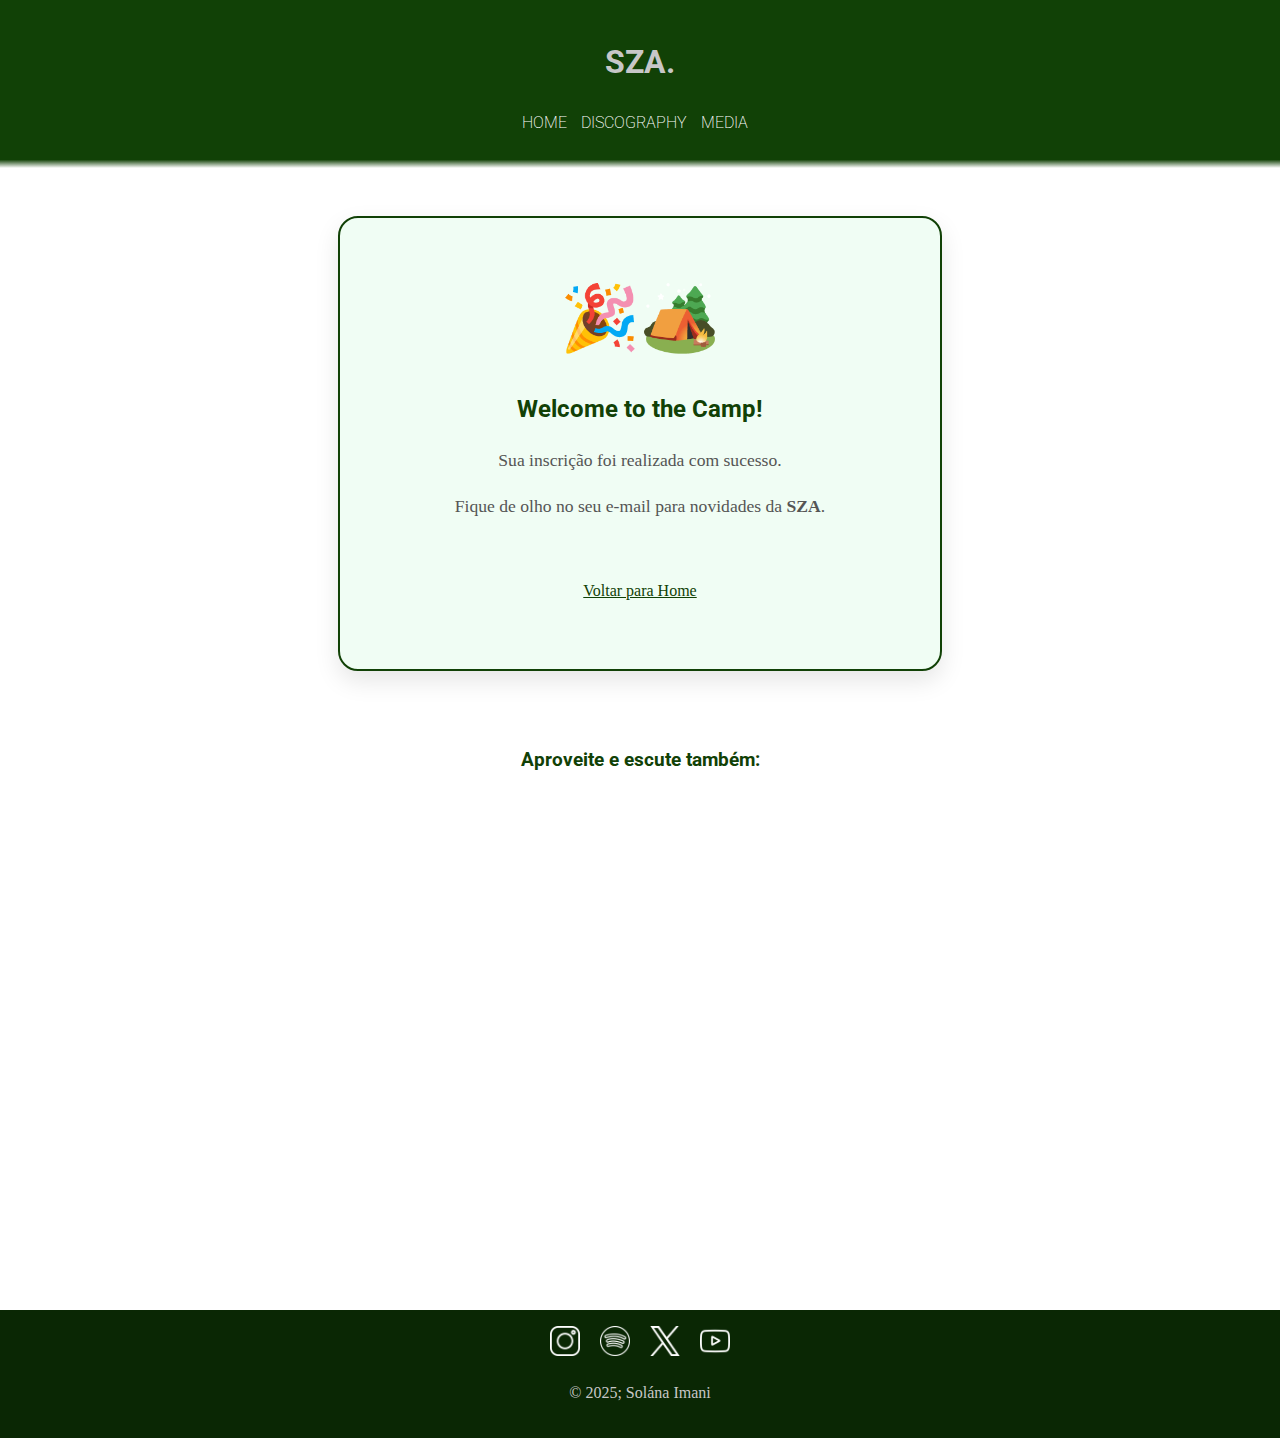
<file: html/thankyou.html>
<!DOCTYPE HTML>
<html lang="pt-br">

<head>
    <meta charset="UTF-8">
    <meta name="viewport" content="width=device-width, initial-scale=1.0">
    <title>SZA - Thank You!</title>

    <!-----------------------------------Biblioteca da fonte Roboto---------------------------------------->
    <link rel="preconnect" href="https://fonts.googleapis.com">
    <link rel="preconnect" href="https://fonts.gstatic.com" crossorigin>
    <link href="https://fonts.googleapis.com/css2?family=Roboto:ital,wght@0,100..900;1,100..900&display=swap"
        rel="stylesheet">

    <!-----------------------------------Icon---------------------------------------->
    <link rel="shortcut icon" href="../imagens/ctrl.jpg" type="image/x-icon">

    <!-----------------------------------Css---------------------------------------->
    <link rel="stylesheet" href="../css/thankyou.css">

</head>

<body>

    <!-----------------------------------Header---------------------------------------->
    <header>
        <h1>SZA.</h1>
        <nav>
            <ul>
                <li><a href='index.html'>HOME</a></li>
                <li><a href='musicas.html'>DISCOGRAPHY</a></li>
                <li><a href='midias.html'>MEDIA</a></li>
            </ul>
        </nav>
    </header>

    <!-----------------------------------Main---------------------------------------->

    <main class="thank-you-screen">
        <div class="thank-you-card">
            <div class="icon">🎉🏕️</div>

            <h2>Welcome to the Camp!</h2>

            <p>Sua inscrição foi realizada com sucesso.</p>
            <p>Fique de olho no seu e-mail para novidades da <b>SZA</b>.</p>

            <br>

            <a href="../html/index.html" class="btn-ticket" style="padding: 15px 30px; display: inline-block;">Voltar para
                Home</a>
        </div>
        <br>
        <div class="thankyou">
            <p>Aproveite e escute também:</p>

        </div>


        <!-----------------------------------Player---------------------------------------->
        <div class="player">
            <iframe data-testid="embed-iframe" style="border-radius:12px"
                src="https://open.spotify.com/embed/playlist/3pEpddWQgXH0oCdQkVBdOn?utm_source=generator" width="100%"
                height="450" frameBorder="0" allowfullscreen=""
                allow="autoplay; clipboard-write; encrypted-media; fullscreen; picture-in-picture"
                loading="lazy"></iframe>
        </div>

    </main>

    <!-----------------------------------Footer---------------------------------------->
    <footer>
        <div class="social-icons">

            <a href="https://www.instagram.com/sza/" target="_blank">
                <img src="../imagens/insta.png">
            </a>

            <a href="https://open.spotify.com/intl-pt/artist/7tYKF4w9nC0nq9CsPZTHyP?si=gVSncUemSSqjw8TYzrWomQ"
                target="_blank">
                <img src="../imagens/spotify.png">
            </a>

            <a href="https://twitter.com/sza" target="_blank">
                <img src="../imagens/twitter.png">
            </a>

            <a href="https://www.youtube.com/@sza" target="_blank">
                <img src="../imagens/youtube.png">
            </a>
        </div>

        <p>© 2025; Solána Imani</p>
    </footer>

</body>

</html>
</file>
<file: style.css>
body {
    font-family: Arial, sans-serif;
    line-height: 1.6;
    margin: 0;
    padding: 0;
}

header {
    font-family: "Roboto", sans-serif;
    font-weight: 200;
    font-style: normal;
    background: linear-gradient(to bottom, #114106 95%, #ffffff 100%);
    color: rgb(199, 199, 199);
    padding: 16px;
    text-align: center;
}

nav ul {
    list-style: none;
    padding: 0;
}

nav ul li {
    display: inline;
    margin-right: 10px;
}

nav ul li a {
    color: #FFF;
    text-decoration: none;
    font-weight: bold;
}

main {
    display: flex;
    flex-wrap: wrap; /* quebrea de linha se necessário */
    max-width: 1200px; 
    margin: 0 auto; 
}

.img {
    width: 100%; 
    text-align: center;
    padding-top: 2rem;
}

.img {
    max-width: 100%; 
    height: auto;
    border-radius: 8px; 
    display: block;
    margin: 0 auto;
}

section {
    
    flex: 70%; 
    padding: 3rem; 
}

article {
    margin-bottom: 1rem;
    text-align: justify;
}

aside {
    flex: 10%;
    background: #38b61e85 ;
    padding: 2rem;
    min-height: fit-content; 
    text-align: center;
}

aside ul {
    list-style: none;
    padding: 0;
}

aside ul li {
    margin-bottom: 10px;
}

aside ul li a {
    text-decoration: none;
    color: black;
    font-weight: bold;
}

aside ul li a:hover {
    text-decoration: underline;
}

footer {
    background: #0a2704;
    color: rgb(199, 199, 199);
    padding: 16px;
    text-align: center;
    clear: both; 
}

footer p {
    margin: 0;
}

@keyframes spin {
    from {
        transform: rotate(0deg);
    }
    to {
        transform: rotate(360deg);
    }
}

#vinil {
    animation: spin 10s linear infinite;
    border-radius: 47%; 
    width: 100%;
}


/* --- RESPONSIVIDADE (CELULAR E TABLET) --- */
    @media (max-width: 768px) {
    
    main {
        display: flex;
        flex-direction: column;
        width: 100%;
        padding: 0;
        margin: 0;
    }


    section, aside, article {
        width: 100%;
        max-width: 100%; 
        margin-left: 0 !important;  
        margin-right: 0 !important;
        padding: 20px; 
        box-sizing: border-box; 
    }


    img, .img{
        max-width: 100%;
        height: auto;
        margin: 0 auto; 
        display: block;
    }
    

    aside {
        margin-top: 0;
        border-radius: 0;
        display: flex;
        flex-direction: column;
        align-items: center;
    }

    }
@media (max-width:887px) {
    #vinil{
    width: 100px !important;
    }
    
}
</file>
<file: css/style.css>
/*------------------------------------Body Principal-------------------------------------*/
body {
    line-height: 1.6;
    margin: 0px;
    padding: 0px;
    min-height: 100vh;
    display: flex;
    flex-direction: column;
}

/*------------------------------------Header-------------------------------------*/
header {
    font-family: "Roboto", sans-serif;
    font-weight: 200;
    font-style: normal;
    background: linear-gradient(to bottom, #114106 90%, #ffffff 100%);
    color: rgb(199, 199, 199);
    padding: 16px;
    text-align: center;
}

/*------------------------------------Navegação-------------------------------------*/
nav ul {
    list-style: none;
    padding: 0;
}

nav ul li {
    display: inline;
    margin-right: 10px;
}

nav ul li a {
    color: #FFF;
    text-decoration: none;
}

nav ul li a:hover {
    color: #60755c;
    border-bottom: 2px solid #414e3e;
    transition: 0.3s;
}

/*------------------------------------Página-------------------------------------*/
main {
    display: flex;
    flex-wrap: wrap;
    /* quebrea de linha se necessário */
    max-width: 1200px;
    margin: 0 auto;
}

/*------------------------------------Imagem -------------------------------------*/
.img {
    max-width: 100%;
    height: auto;
    border-radius: 8px;
    display: block;
    margin: 0 auto;
    width: 100%;
    text-align: center;
    padding-top: 2rem;
    margin-bottom: 60px
}

/*------------------------------------Texto-------------------------------------*/
section {

    flex: 70%;
    padding: 3rem;
}

article {
    margin-bottom: 1rem;
    text-align: justify;
}

/*------------------------------------Aside Links + Lista -------------------------------------*/
aside {
    flex: 10%;
    background: #38b61e85;
    padding: 2rem;
    min-height: fit-content;
    text-align: center;
}

aside ul {
    list-style: none;
    padding: 0;
}

aside ul li {
    margin-bottom: 10px;
}

aside ul li a {
    text-decoration: underline;
    color: black;
    font-weight: bold;
}

aside ul li a:hover {
    text-decoration: underline;
}

@keyframes spin {
    from {
        transform: rotate(0deg);
    }

    to {
        transform: rotate(360deg);
    }
}

#vinil {
    animation: spin 10s linear infinite;
    border-radius: 47%;
    width: 100%;
}


/* --- TABELA DE SHOWS --- */

#tour-dates {
    /*bloco geral*/
    width: 100%;
    padding: 20px;
    max-width: 1000px;
    margin: 0 auto;
}

.table-wrapper {
    overflow-x: auto;
}

.tour-table {
    /*bloco da propria tabela*/
    width: 100%;
    border-collapse: collapse;
    font-family: Arial, sans-serif;
    box-shadow: 0 5px 15px rgba(0, 0, 0, 0.1);
    border-radius: 10px;
    overflow: hidden;
}


.tour-table thead {
    /* Cabeçalho da Tabela*/
    background-color: #114106;
    color: white;
}

.tour-table th,
.tour-table td {
    /*elementos que compõe a tabela*/
    padding: 15px 20px;
    text-align: left;
}


.tour-table .date {
    /* Estilo das datas (Destaque) */
    font-weight: bold;
    color: #114106;
}


.tour-table tbody tr:nth-child(even) {
    /*cor diferente nas linhas*/
    background-color: #f0fdf4;
}


.tour-table tbody tr:hover {
    background-color: #dcfce7;
}

/* --- BOTÕES DE INGRESSO --- */
.btn-ticket {
    display: inline-block;
    padding: 8px 20px;
    background-color: #38b61e;
    /* Verde vibrante */
    color: white;
    text-decoration: none;
    border-radius: 20px;
    /* Formato de pílula */
    font-size: 0.9rem;
    font-weight: bold;
    text-align: center;
    transition: 0.3s;
    cursor: pointer;
}

.btn-ticket:hover {
    background-color: #114106;
    transform: scale(1.05);
}

/* Botão Esgotado (Cinza e sem clique) */
.btn-ticket.sold-out {
    background-color: #888;
    cursor: not-allowed;
    /* Mostra símbolo de bloqueio no mouse */
    opacity: 0.7;
}

.btn-ticket.sold-out:hover {
    background-color: #888;
    /* Não muda de cor */
    transform: none;
    /* Não cresce */
}

/* Responsividade básica para celular */
@media (max-width: 600px) {

    .tour-table th,
    .tour-table td {
        padding: 10px;
        /* Diminui o espaço interno */
        font-size: 0.9rem;
        /* Diminui a letra */
    }
}

/*------------------------------------Formulario-------------------------------------*/
#newsletter {
    display: flex;
    width: 100%;
}


.newsletter-section {
    flex: 100%;
    margin-top: 40px;
    padding: 0 20px;
}

.form-container {
    background-color: #f0fdf4;
    border: 1px solid #114106;
    border-radius: 18px;
    padding: 40px;
    max-width: 500px;
    margin: 0 auto;
    text-align: center;
}

.form-container h2 {
    color: #114106;
    margin-top: 0;
    font-family: "Roboto", sans-serif;
}

.form-container p {
    color: #555;
    margin-bottom: 20px;
    font-size: 1rem;
}

.input-group {
    margin-bottom: 20px;
    text-align: left;
}

label {
    display: block;
    margin-bottom: 8px;
    font-weight: bold;
    color: #114106;
}


input[type="text"],
input[type="email"],
select {
    width: 100%;
    padding: 12px;
    border: 1px solid #ccc;
    border-radius: 8px;
    font-size: 1rem;
    font-family: Arial, sans-serif;
    transition: border-color 0.3s;
}


input:focus,
select:focus {
    outline: none;
    border-color: #38b61e;
}

button[type="submit"] {
    background-color: #114106;
    color: white;
    padding: 15px 30px;
    border: none;
    border-radius: 30px;
    font-size: 1rem;
    font-weight: bold;
    cursor: pointer;
    width: 100%;
    transition: all 0.3s ease;
    letter-spacing: 1px;
    margin-top: 10px;
}

button[type="submit"]:hover {
    background-color: #2e9719;
}

/*------------------------------------Footer-------------------------------------*/
footer {
    background: #0a2704;
    color: rgb(199, 199, 199);
    padding: 16px;
    text-align: center;
    clear: both;
}

footer p {
    margin: 0;
}

.social-icons {
    margin-bottom: 15px;
    display: flex;
    justify-content: center;
    gap: 20px;
    align-items: center;
}

.social-icons img {
    width: 30px;
    height: auto;
    transition: transform 0.3s ease;
    filter: invert(1) brightness(100%);
}

.social-icons img:hover {
    opacity: 0.8;
}

/*------------------------------------Responsividade-------------------------------------*/
@media (max-width: 768px) {

    main {
        display: flex;
        flex-direction: column;
        width: 100%;
        padding: 0;
        margin: 0;
    }


    section,
    aside,
    article {
        width: 100%;
        max-width: 100%;
        margin-left: 0 !important;
        margin-right: 0 !important;
        padding: 20px;
        box-sizing: border-box;
    }


    img,
    .img {
        max-width: 100%;
        height: auto;
        margin: 0 auto;
        display: block;
    }


    aside {
        margin-top: 0;
        border-radius: 0;
        display: flex;
        flex-direction: column;
        align-items: center;
    }

}

@media (max-width:887px) {
    #vinil {
        width: 100px !important;
    }
}
</file>
<file: musicas.css>
body{
	line-height:1.6;
	margin:0px;
	padding:0px;
	min-height: 100vh;
    display: flex;
    flex-direction: column;
}

header{
    font-family: "Roboto", sans-serif;
    font-weight: 200;
    font-style: normal;
    background: linear-gradient(to bottom, #114106 95%, #ffffff 100%);
    color: rgb(199, 199, 199);
    padding: 16px;
    text-align: center;
}

footer {
    background: #0a2704;
    color: rgb(199, 199, 199);
    padding: 16px;
    text-align: center;
    clear: both; 
}

nav ul{
	list-style:none;
	padding:0
}

nav ul li{
	display:inline;
	margin-right:10px
}

nav ul li a{
	color:#FFF;
	text-decoration:none
}

nav ul li a:hover {
    color: #60755c; 
    border-bottom: 2px solid #414e3e;
    transition: 0.3s;
}

#pic{
	display: block;
	max-width: 400px;
    width: 100%;
	height: auto;
	border-radius: 8px;



}

article{
    font-family: Cambria, Cochin, Georgia, Times, 'Times New Roman', serif;
	color: black;
	font-style: italic;
    background-color: #badab39e;
	padding: 70px;
	flex: 1;
	display: flex;
	justify-content: space-between;
	align-items: center;
    
}

article ul{ 
	list-style: decimal;
	margin-left: 20px;
	padding-right: 20px;
}

h3,h1{
	font-family: "Roboto", sans-serif;
}

.social-icons {
    margin-bottom: 15px;
    display: flex;
    justify-content: center; 
    gap: 20px; 
    align-items: center;
}

.social-icons img {
    width: 30px; 
    height: auto;
    transition: transform 0.3s ease; 
    filter: invert(1) brightness(100%); 
}

.social-icons img:hover {
    opacity: 0.8;
}

/*responsividade */
@media (max-width: 768px) {
    article {
        flex-direction: column; 
        text-align: top;
    }

    article ul {
        list-style-position: inside; 
        margin: 0;
        padding: 20px 0; 
        text-align: left; 
        flex-direction: column;
		
    }

    #pic {
        max-width: 80%; 
        margin: 0 auto; 
    }
}
</file>
<file: css/musicas.css>
/*------------------------------------Body Principal-------------------------------------*/
body{
	line-height:1.6;
	margin:0px;
	padding:0px;
	min-height: 100vh;
    display: flex;
    flex-direction: column;
}

/*------------------------------------Header-------------------------------------*/
header{
    font-family: "Roboto", sans-serif;
    font-weight: 200;
    font-style: normal;
    background: linear-gradient(to bottom, #114106 95%, #ffffff 100%);
    color: rgb(199, 199, 199);
    padding: 16px;
    text-align: center;
}


/*------------------------------------Navegação-------------------------------------*/
nav ul{
	list-style:none;
	padding:0
}

nav ul li{
	display:inline;
	margin-right:10px
}

nav ul li a{
	color:#FFF;
	text-decoration:none
}

nav ul li a:hover {
    color: #60755c; 
    border-bottom: 2px solid #414e3e;
    transition: 0.3s;
}

/*------------------------------------Imagem-------------------------------------*/
#pic{
	display: block;
	max-width: 400px;
    width: 100%;
	height: auto;
	border-radius: 8px;



}
/*------------------------------------Bloco Album-------------------------------------*/
article{
    font-family: Cambria, Cochin, Georgia, Times, 'Times New Roman', serif;
	color: black;
	font-style: italic;
    background-color: #badab39e;
	padding: 70px;
	flex: 1;
	display: flex;
	justify-content: space-between;
	align-items: center;
    
}

article ul{ 
	list-style: decimal;
	margin-left: 20px;
	padding-right: 20px;
}

h3,h1{
	font-family: "Roboto", sans-serif;
}

/*------------------------------------Footer-------------------------------------*/
footer {
    background: #0a2704;
    color: rgb(199, 199, 199);
    padding: 16px;
    text-align: center;
    clear: both; 
}

.social-icons {
    margin-bottom: 15px;
    display: flex;
    justify-content: center; 
    gap: 20px; 
    align-items: center;
}

.social-icons img {
    width: 30px; 
    height: auto;
    transition: transform 0.3s ease; 
    filter: invert(1) brightness(100%); 
}

.social-icons img:hover {
    opacity: 0.8;
}

/*------------------------------------Responsividade-------------------------------------*/
@media (max-width: 768px) {
    article {
        flex-direction: column; 
        text-align: top;
    }

    article ul {
        list-style-position: inside; 
        margin: 0;
        padding: 20px 0; 
        text-align: left; 
        flex-direction: column;
		
    }

    #pic {
        max-width: 80%; 
        margin: 0 auto; 
    }
}
</file>
<file: css/thankyou.css>
/*------------------------------------Body Principal-------------------------------------*/
body {
    line-height: 1.6;
    margin: 0px;
    padding: 0px;
    min-height: 100vh;
    display: flex;
    flex-direction: column;
}

/*------------------------------------Header-------------------------------------*/
header {
    font-family: "Roboto", sans-serif;
    font-weight: 200;
    font-style: normal;
    background: linear-gradient(to bottom, #114106 95%, #ffffff 100%);
    color: rgb(199, 199, 199);
    padding: 16px;
    text-align: center;
    margin-bottom: 3rem;
}


/*------------------------------------Navegação-------------------------------------*/
nav ul {
    list-style: none;
    padding: 0
}

nav ul li {
    display: inline;
    margin-right: 10px
}

nav ul li a {
    color: #FFF;
    text-decoration: none
}

nav ul li a:hover {
    color: #60755c;
    border-bottom: 2px solid #414e3e;
    transition: 0.3s;
}

/*------------------------------------Thank You-------------------------------------*/
.thank-you-screen {
    display: flex;
    justify-content: center;
    /* Centraliza horizontalmente */
    align-items: center;
    /* Centraliza verticalmente */
    min-height: 1rem;
    /* Altura mínima para não ficar colado no topo */
    flex-direction: column;
}

.thank-you-card {
    background-color: #f0fdf4;
    /* Verde clarinho igual o form */
    border: 2px solid #114106;
    padding: 50px;
    border-radius: 20px;
    text-align: center;
    box-shadow: 0 10px 25px rgba(0, 0, 0, 0.1);
    max-width: 500px;
    width: 90%;
    /* Para não estourar no celular */
}

.thank-you-card .icon {
    font-size: 4rem;
    /* Emoji grande */
    margin-bottom: 20px;
}

.thank-you-card h2 {
    color: #114106;
    font-family: "Roboto", sans-serif;
    margin-bottom: 10px;
}

.thank-you-card p {
    color: #555;
    font-size: 1.1rem;
}

.btn-ticket {
    color: #114106;
}

.thankyou {
    text-align: center;
    color: #114106;
    font-family: "Roboto", sans-serif;
    font-weight: bold;
    font-size: 1.2rem;

    margin-top: 30px;
    margin-bottom: 5px;
}

/*------------------------------------Player-------------------------------------*/

.player {
    display: flex;
    flex-direction: column;
    justify-content: center;
    align-items: center;

    width: 100%;
    max-width: 850px;
    width: 90%;
    margin: 30px auto;
}

iframe {
    width: 100%;
    height: 450px;
    border-radius: 12px;
}

/*------------------------------------Footer-------------------------------------*/
footer {
    background: #0a2704;
    color: rgb(199, 199, 199);
    padding: 16px;
    text-align: center;
    clear: both;
}

.social-icons {
    margin-bottom: 15px;
    display: flex;
    justify-content: center;
    gap: 20px;
    align-items: center;
}

.social-icons img {
    width: 30px;
    height: auto;
    transition: transform 0.3s ease;
    filter: invert(1) brightness(100%);
}

.social-icons img:hover {
    opacity: 0.8;
}

/*------------------------------------Responsividade-------------------------------------*/

@media (max-width: 600px) {
    
   
    .thank-you-card {
        width: 90%;
        padding: 30px 20px;
    }


    .player {
        width: 80%; 
    }
    
    .thankyou {
        font-size: 1.1rem;
    }
}
</file>
